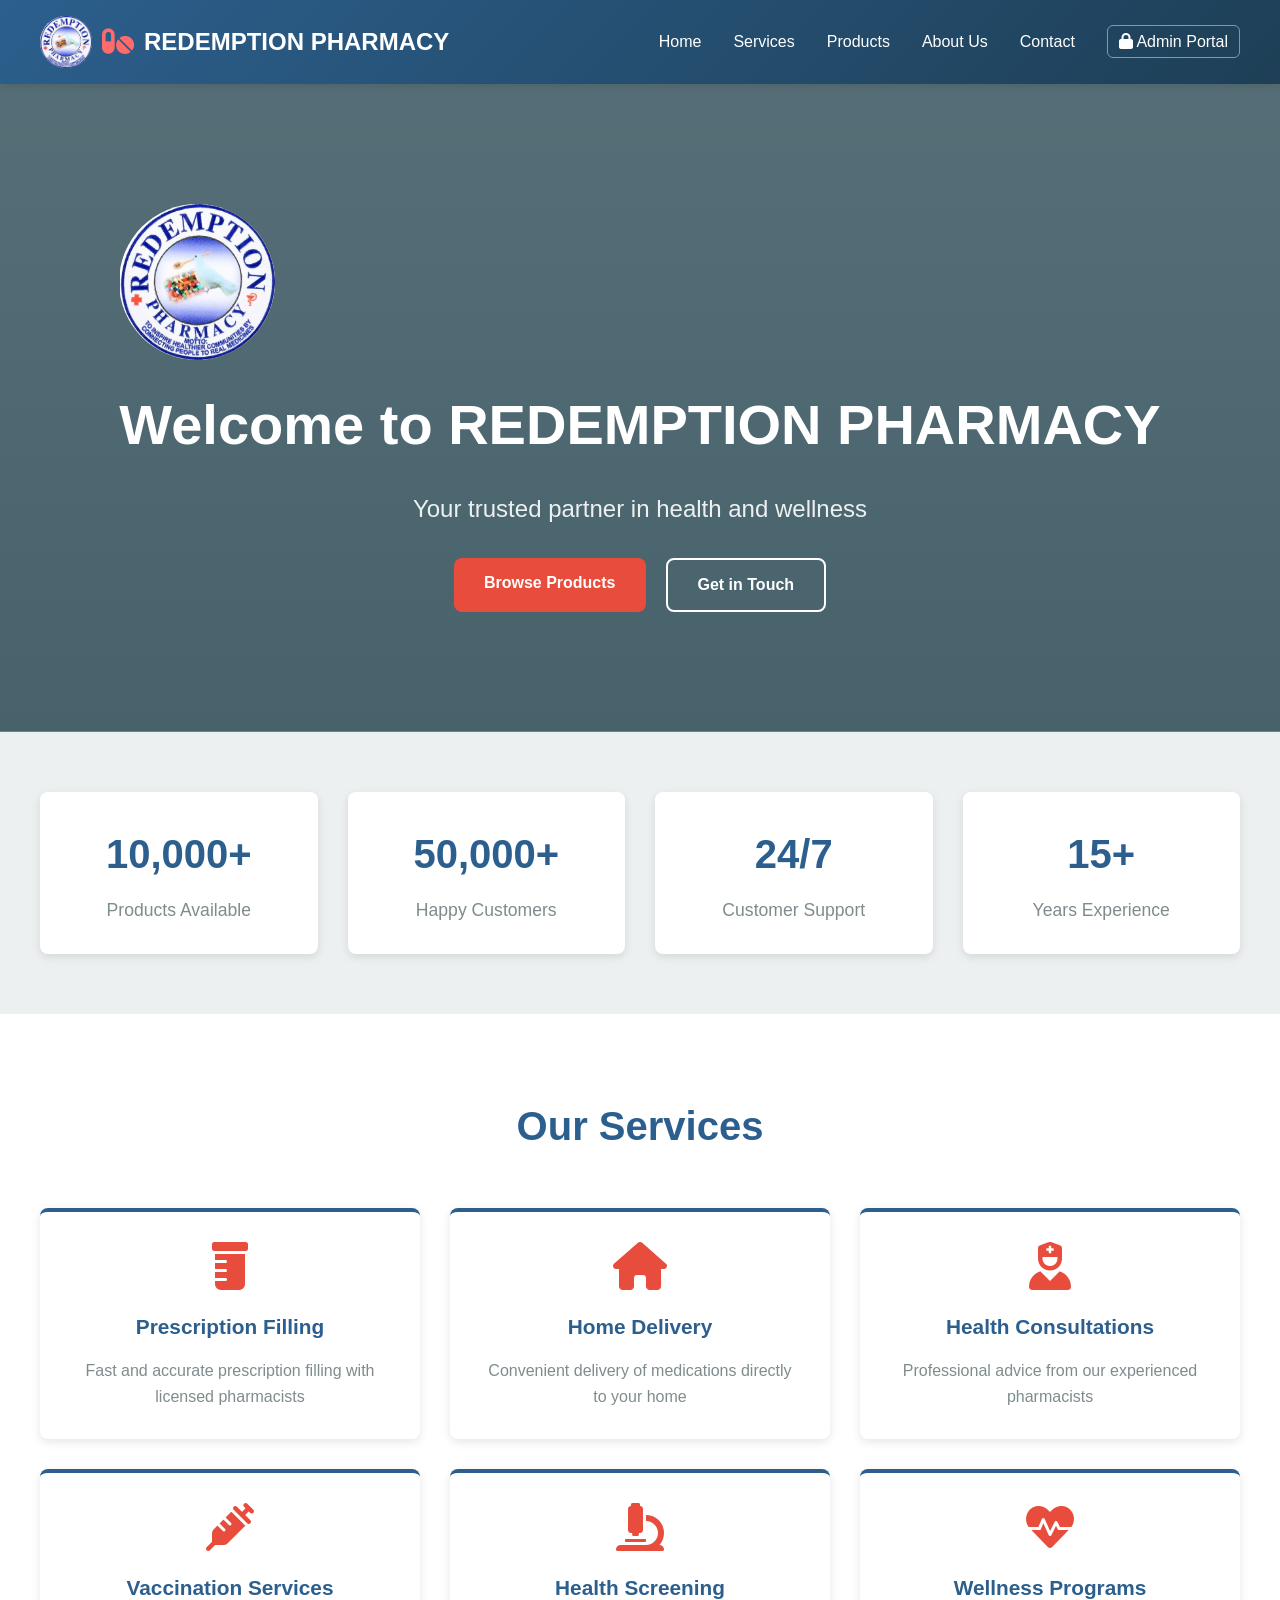
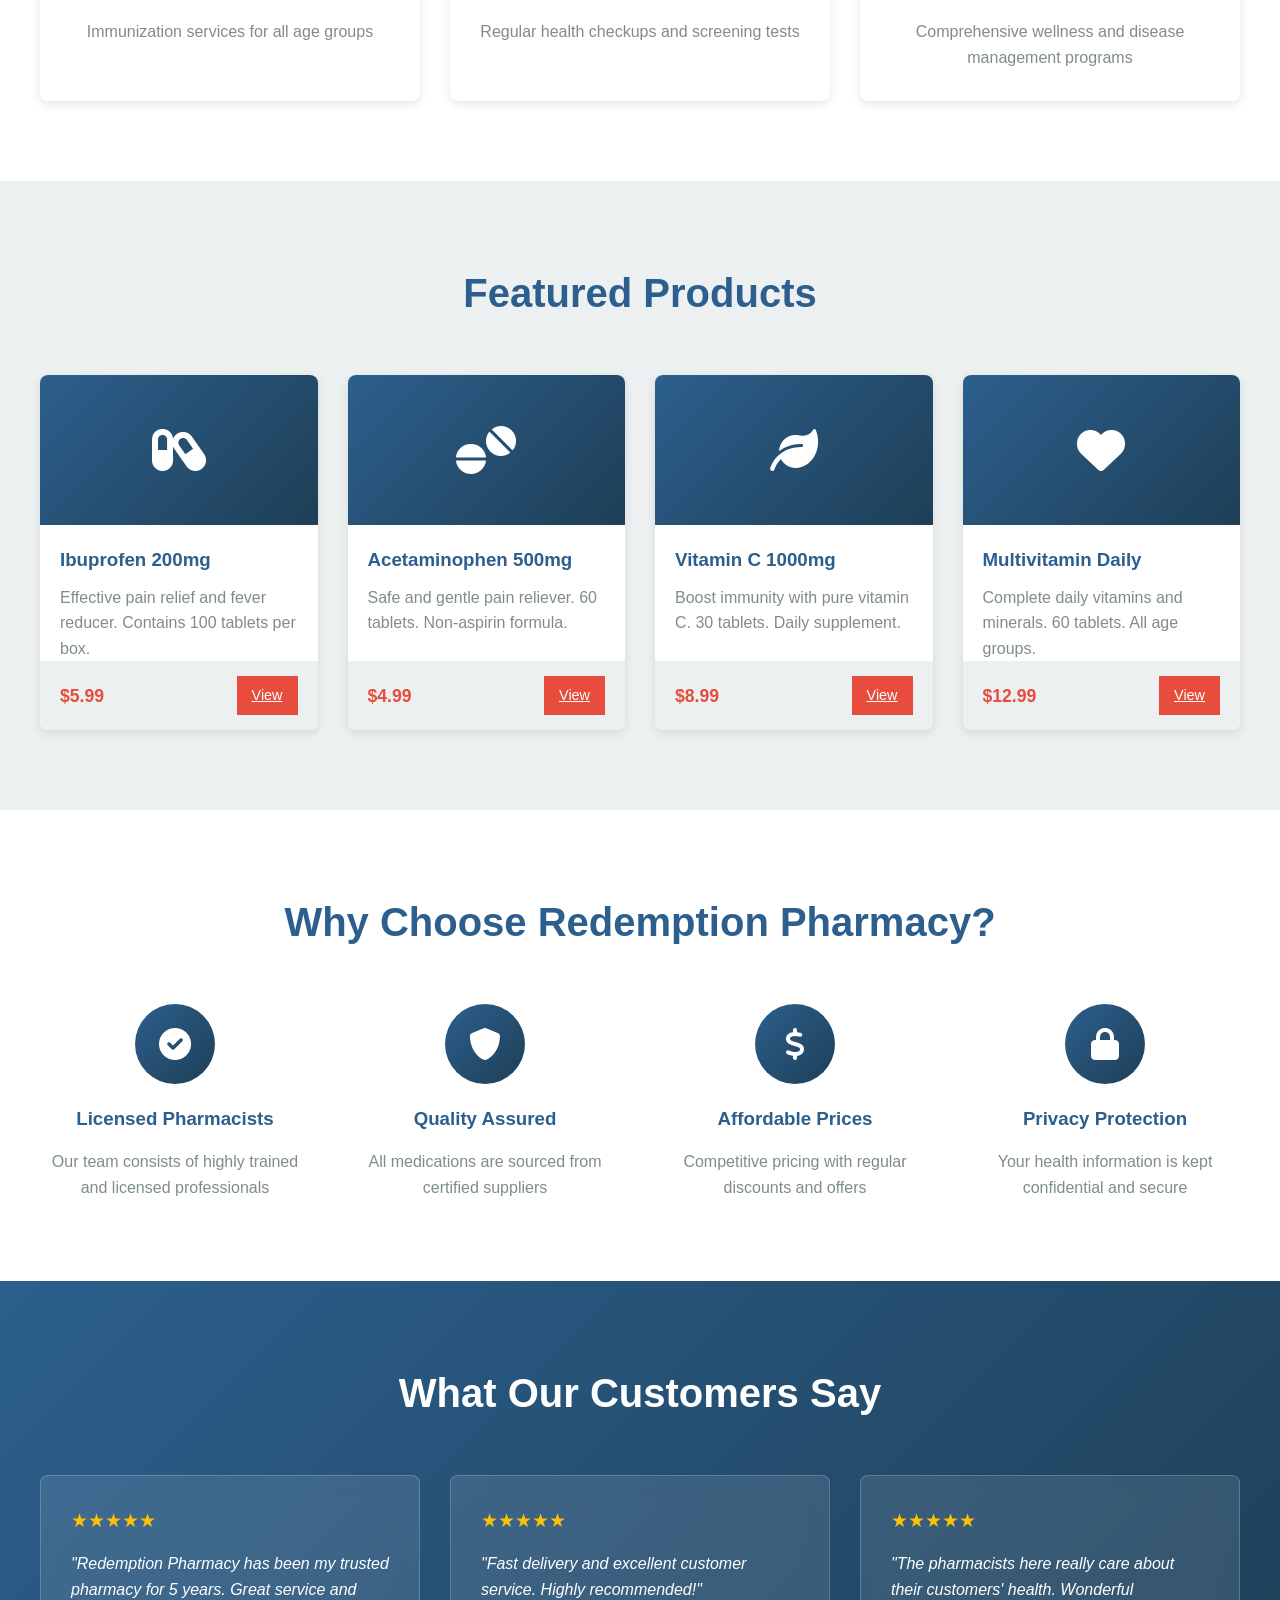
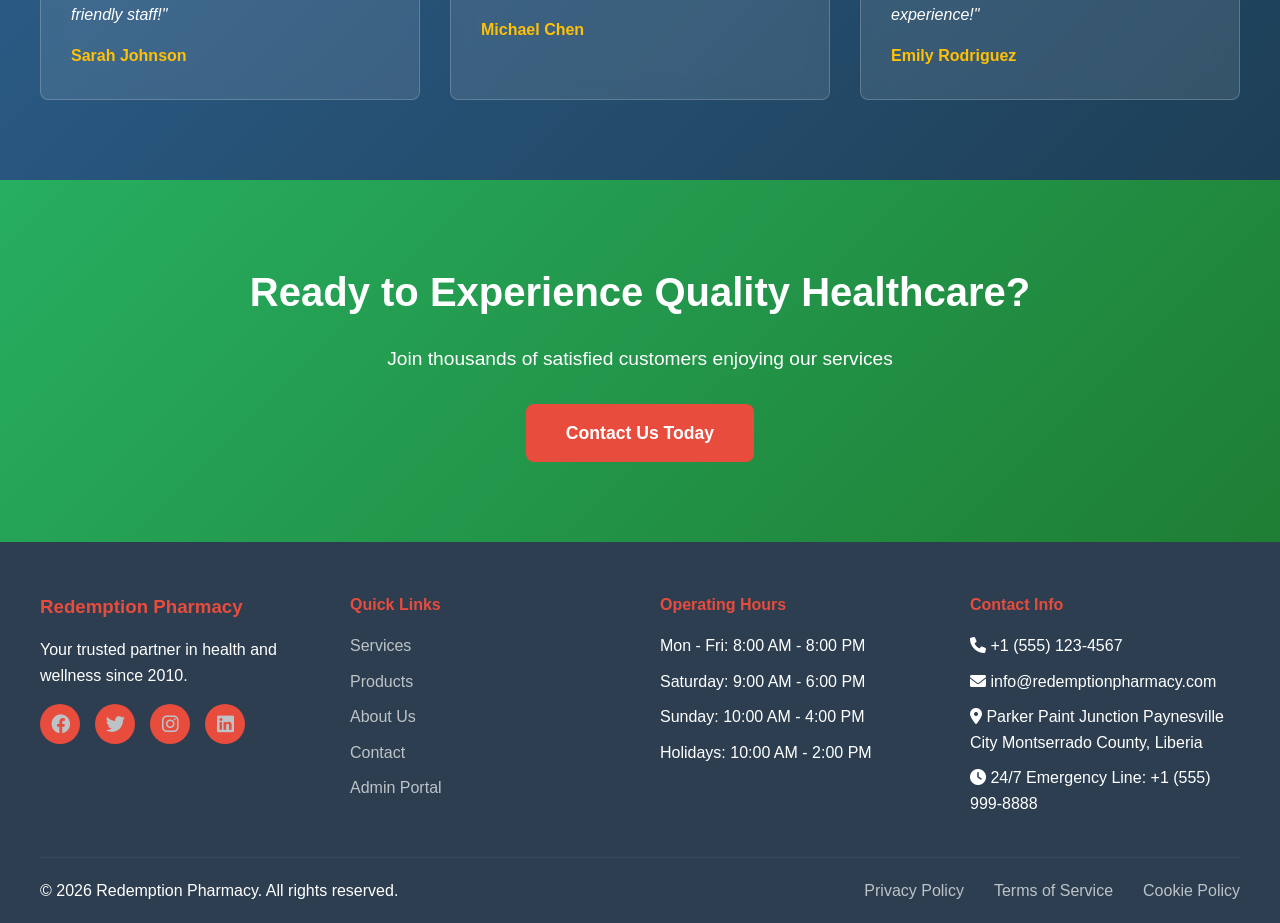
<file: index.html>
<!DOCTYPE html>
<html lang="en">
<head>
    <meta charset="UTF-8">
    <meta name="viewport" content="width=device-width, initial-scale=1.0">
    <title>Redemption Pharmacy - Your Health, Our Priority</title>
    <link rel="stylesheet" href="styles.css">
    <link rel="stylesheet" href="https://cdnjs.cloudflare.com/ajax/libs/font-awesome/6.0.0/css/all.min.css">
</head> 
<body>
    <!-- Navigation Bar -->
    <nav class="navbar">
        <div class="container">
            <div class="navbar-brand">
                <img src="./Redemption Logo.png" alt="Redemption Logo" class="logo">
                 <i class="fas fa-pills"></i>
                <span class="brand-name">REDEMPTION PHARMACY</span>
            </div>
            <ul class="nav-links">
                <li><a href="#home">Home</a></li>
                <li><a href="services.html">Services</a></li>
                <li><a href="products.html">Products</a></li>
                <li><a href="about.html">About Us</a></li>
                <li><a href="contact.html">Contact</a></li>
                <li><a class="admin-access-link" href="admin-login.html"><i class="fas fa-lock"></i> Admin Portal</a></li>
            </ul>
            <div class="hamburger">
                <span></span>
                <span></span>
                <span></span>
            </div>
        </div>
    </nav>

    <!-- Hero Section -->
    <section class="hero" id="home">
        <div class="hero-content">
            <img src="./Redemption Logo.png" alt="MediCare Logo" class="logo">
            <h1>Welcome to REDEMPTION PHARMACY</h1>
            <p>Your trusted partner in health and wellness</p>
            <div class="hero-buttons">
                <a href="products.html" class="btn btn-primary">Browse Products</a>
                <a href="contact.html" class="btn btn-secondary">Get in Touch</a>
            </div>
        </div>
    </section>

    <!-- Quick Stats -->
    <section class="stats">
        <div class="container">
            <div class="stat-card">
                <h3>10,000+</h3>
                <p>Products Available</p>
            </div>
            <div class="stat-card">
                <h3>50,000+</h3>
                <p>Happy Customers</p>
            </div>
            <div class="stat-card">
                <h3>24/7</h3>
                <p>Customer Support</p>
            </div>
            <div class="stat-card">
                <h3>15+</h3>
                <p>Years Experience</p>
            </div>
        </div>
    </section>

    <!-- Featured Services -->
    <section class="featured-services">
        <div class="container">
            <h2>Our Services</h2>
            <div class="services-grid">
                <div class="service-card">
                    <i class="fas fa-prescription-bottle"></i>
                    <h3>Prescription Filling</h3>
                    <p>Fast and accurate prescription filling with licensed pharmacists</p>
                </div>
                <div class="service-card">
                    <i class="fas fa-home"></i>
                    <h3>Home Delivery</h3>
                    <p>Convenient delivery of medications directly to your home</p>
                </div>
                <div class="service-card">
                    <i class="fas fa-user-nurse"></i>
                    <h3>Health Consultations</h3>
                    <p>Professional advice from our experienced pharmacists</p>
                </div>
                <div class="service-card">
                    <i class="fas fa-syringe"></i>
                    <h3>Vaccination Services</h3>
                    <p>Immunization services for all age groups</p>
                </div>
                <div class="service-card">
                    <i class="fas fa-microscope"></i>
                    <h3>Health Screening</h3>
                    <p>Regular health checkups and screening tests</p>
                </div>
                <div class="service-card">
                    <i class="fas fa-heartbeat"></i>
                    <h3>Wellness Programs</h3>
                    <p>Comprehensive wellness and disease management programs</p>
                </div>
            </div>
        </div>
    </section>

    <!-- Featured Products -->
    <section class="featured-products">
        <div class="container">
            <h2>Featured Products</h2>
            <div class="products-grid" data-featured-product-list></div>
        </div>
    </section>

    <!-- Why Choose Us -->
    <section class="why-choose-us">
        <div class="container">
            <h2>Why Choose Redemption Pharmacy?</h2>
            <div class="reasons-grid">
                <div class="reason">
                    <div class="reason-icon">
                        <i class="fas fa-check-circle"></i>
                    </div>
                    <h3>Licensed Pharmacists</h3>
                    <p>Our team consists of highly trained and licensed professionals</p>
                </div>
                <div class="reason">
                    <div class="reason-icon">
                        <i class="fas fa-shield-alt"></i>
                    </div>
                    <h3>Quality Assured</h3>
                    <p>All medications are sourced from certified suppliers</p>
                </div>
                <div class="reason">
                    <div class="reason-icon">
                        <i class="fas fa-dollar-sign"></i>
                    </div>
                    <h3>Affordable Prices</h3>
                    <p>Competitive pricing with regular discounts and offers</p>
                </div>
                <div class="reason">
                    <div class="reason-icon">
                        <i class="fas fa-lock"></i>
                    </div>
                    <h3>Privacy Protection</h3>
                    <p>Your health information is kept confidential and secure</p>
                </div>
            </div>
        </div>
    </section>

    <!-- Testimonials -->
    <section class="testimonials">
        <div class="container">
            <h2>What Our Customers Say</h2>
            <div class="testimonials-grid">
                <div class="testimonial">
                    <div class="stars">★★★★★</div>
                    <p>"Redemption Pharmacy has been my trusted pharmacy for 5 years. Great service and friendly staff!"</p>
                    <h4>Sarah Johnson</h4>
                </div>
                <div class="testimonial">
                    <div class="stars">★★★★★</div>
                    <p>"Fast delivery and excellent customer service. Highly recommended!"</p>
                    <h4>Michael Chen</h4>
                </div>
                <div class="testimonial">
                    <div class="stars">★★★★★</div>
                    <p>"The pharmacists here really care about their customers' health. Wonderful experience!"</p>
                    <h4>Emily Rodriguez</h4>
                </div>
            </div>
        </div>
    </section>

    <!-- Call to Action -->
    <section class="cta">
        <div class="container">
            <h2>Ready to Experience Quality Healthcare?</h2>
            <p>Join thousands of satisfied customers enjoying our services</p>
            <a href="contact.html" class="btn btn-primary btn-large">Contact Us Today</a>
        </div>
    </section>

    <!-- Footer -->
    <footer class="footer">
        <div class="container">
            <div class="footer-content">
                <div class="footer-section">
                    <h3>Redemption Pharmacy</h3>
                    <p>Your trusted partner in health and wellness since 2010.</p>
                    <div class="social-links">
                        <a href="#"><i class="fab fa-facebook"></i></a>
                        <a href="#"><i class="fab fa-twitter"></i></a>
                        <a href="#"><i class="fab fa-instagram"></i></a>
                        <a href="#"><i class="fab fa-linkedin"></i></a>
                    </div>
                </div>
                <div class="footer-section">
                    <h4>Quick Links</h4>
                    <ul>
                        <li><a href="services.html">Services</a></li>
                        <li><a href="products.html">Products</a></li>
                        <li><a href="about.html">About Us</a></li>
                        <li><a href="contact.html">Contact</a></li>
                        <li><a href="admin-login.html">Admin Portal</a></li>
                    </ul>
                </div>
                <div class="footer-section">
                    <h4>Operating Hours</h4>
                    <ul>
                        <li>Mon - Fri: 8:00 AM - 8:00 PM</li>
                        <li>Saturday: 9:00 AM - 6:00 PM</li>
                        <li>Sunday: 10:00 AM - 4:00 PM</li>
                        <li>Holidays: 10:00 AM - 2:00 PM</li>
                    </ul>
                </div>
                <div class="footer-section">
                    <h4>Contact Info</h4>
                    <ul>
                        <li><i class="fas fa-phone"></i> +1 (555) 123-4567</li>
                        <li><i class="fas fa-envelope"></i> info@redemptionpharmacy.com</li>
                        <li><i class="fas fa-map-marker-alt"></i> Parker Paint Junction Paynesville City Montserrado County, Liberia</li>
                        <li><i class="fas fa-clock"></i> 24/7 Emergency Line: +1 (555) 999-8888</li>
                    </ul>
                </div>
            </div>
            <div class="footer-bottom">
                <p>&copy; 2026 Redemption Pharmacy. All rights reserved.</p>
                <ul>
                    <li><a href="#">Privacy Policy</a></li>
                    <li><a href="#">Terms of Service</a></li>
                    <li><a href="#">Cookie Policy</a></li>
                </ul>
            </div>
        </div>
    </footer>

    <script src="categories-data.js"></script>
    <script src="products-data.js"></script>
    <script src="script.js"></script>
</body>
</html>
</file>
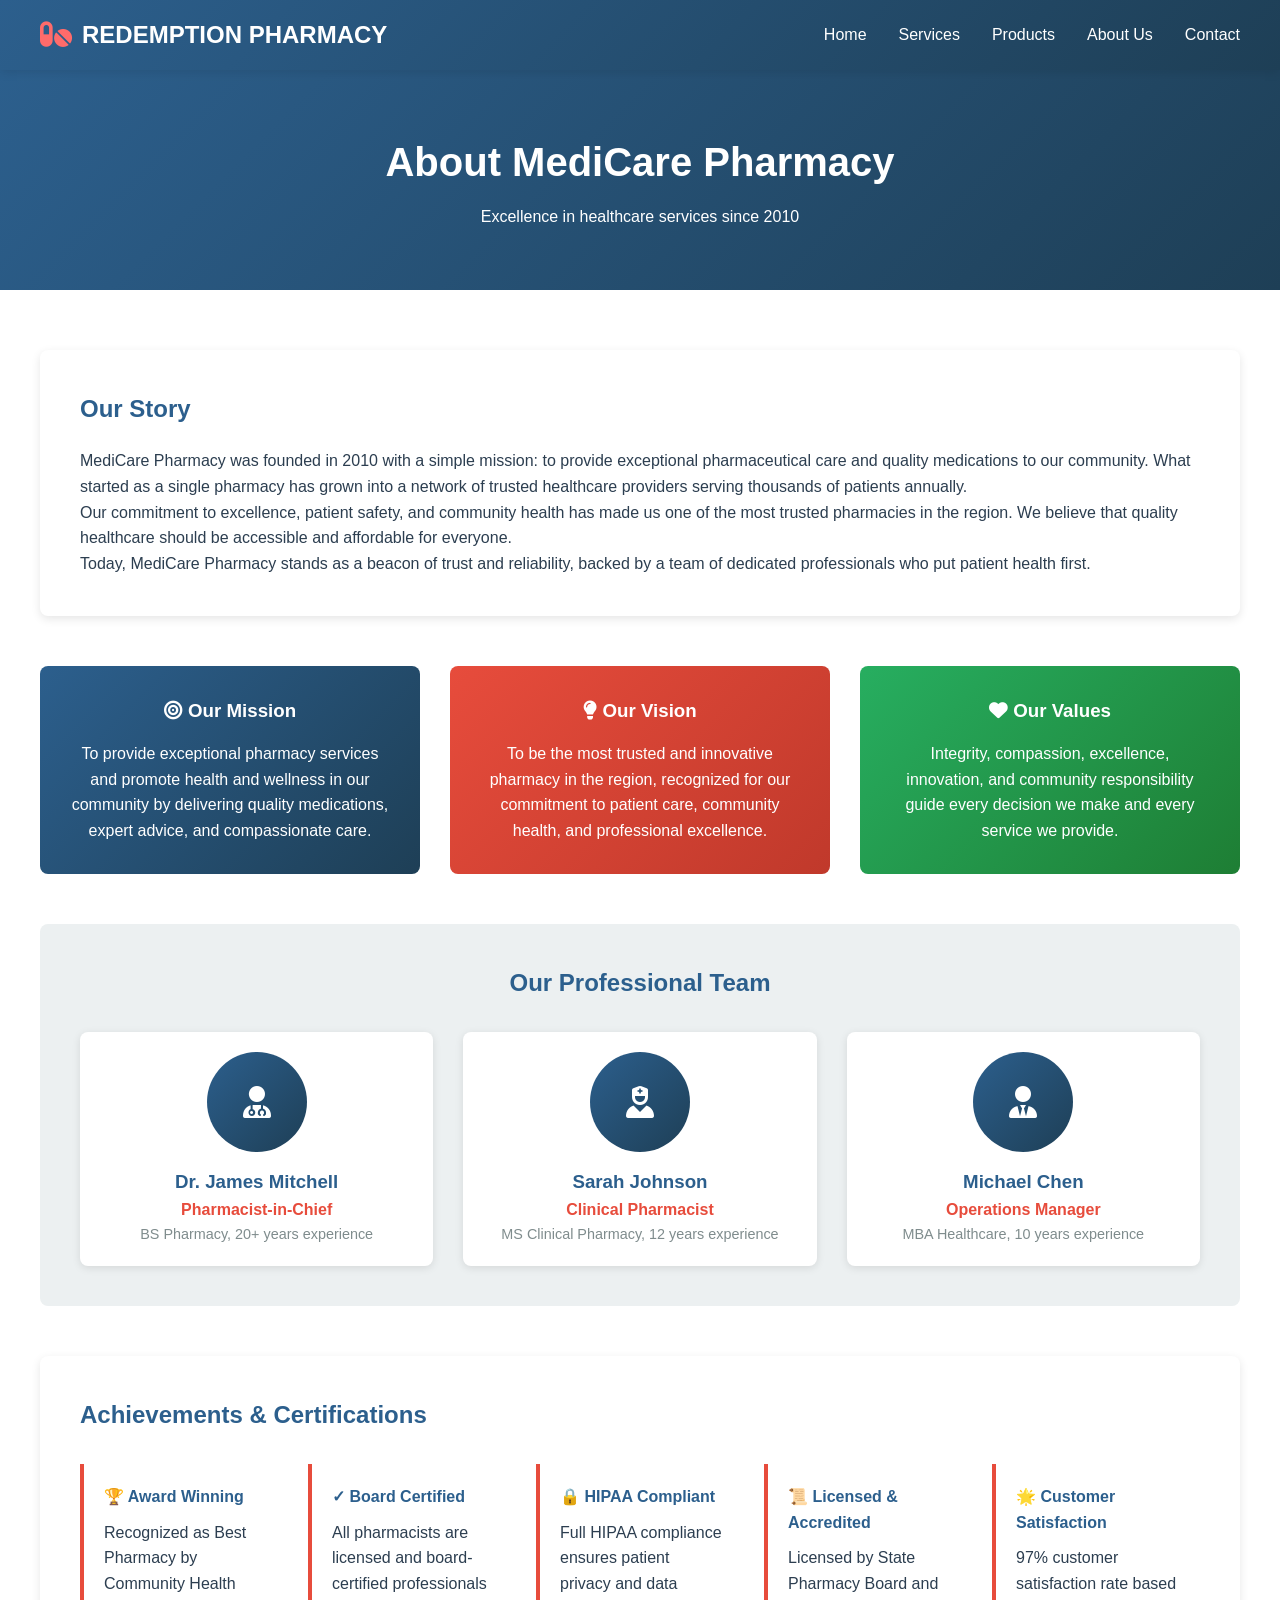
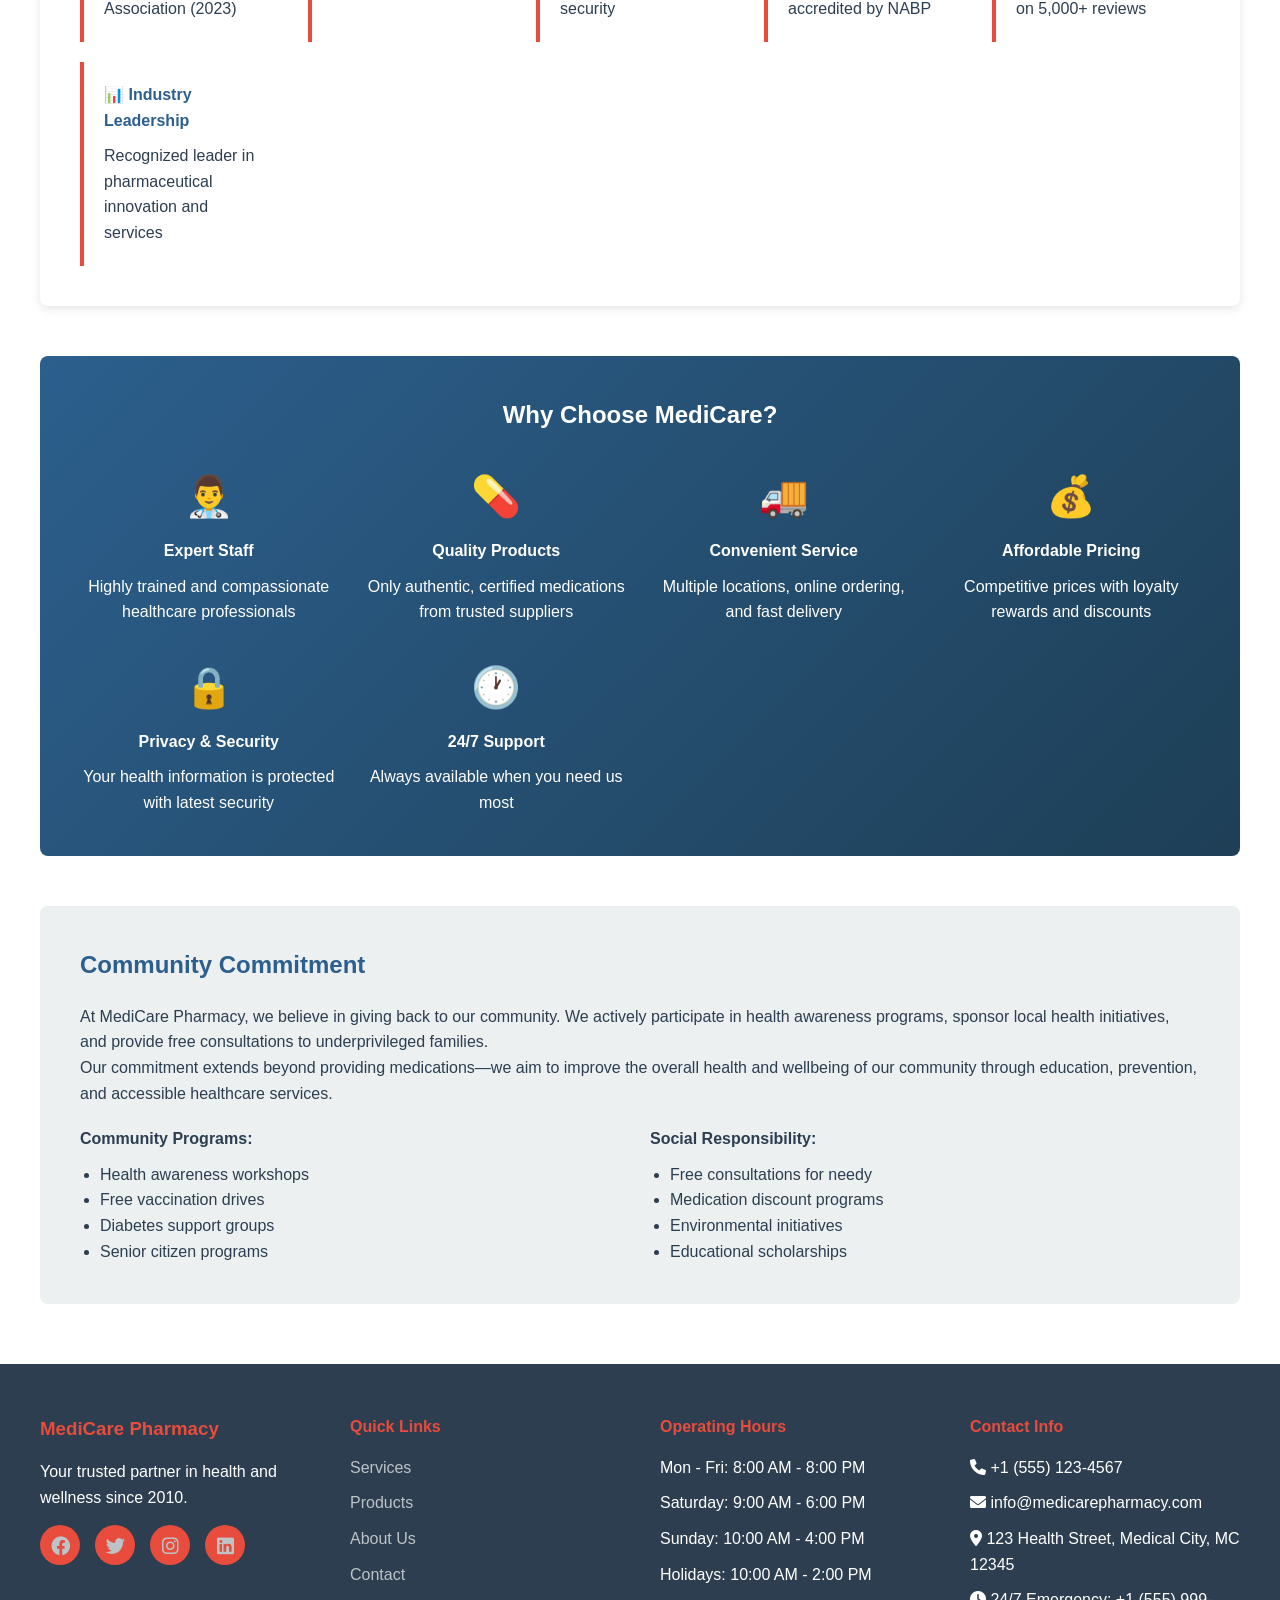
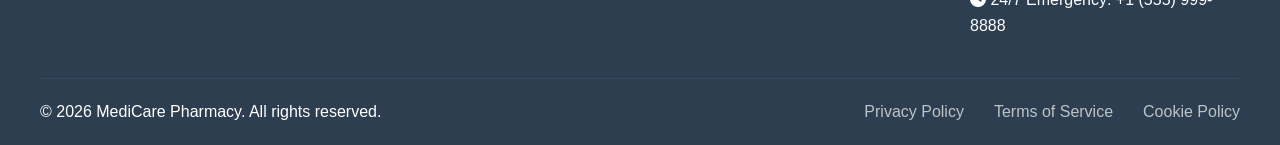
<file: about.html>
<!DOCTYPE html>
<html lang="en">
<head>
    <meta charset="UTF-8">
    <meta name="viewport" content="width=device-width, initial-scale=1.0">
    <title>About Us - REDEMPTION PHARMACY</title>
    <link rel="stylesheet" href="styles.css">
    <link rel="stylesheet" href="https://cdnjs.cloudflare.com/ajax/libs/font-awesome/6.0.0/css/all.min.css">
</head>
<body data-about-page>
    <!-- Navigation Bar -->
    <nav class="navbar">
        <div class="container">
            <div class="navbar-brand">
                <i class="fas fa-pills"></i>
                <span class="brand-name">REDEMPTION PHARMACY</span>
            </div>
            <ul class="nav-links">
                <li><a href="index.html">Home</a></li>
                <li><a href="services.html">Services</a></li>
                <li><a href="products.html">Products</a></li>
                <li><a href="about.html">About Us</a></li>
                <li><a href="contact.html">Contact</a></li>
            </ul>
            <div class="hamburger">
                <span></span>
                <span></span>
                <span></span>
            </div>
        </div>
    </nav>

    <!-- Page Header -->
    <div class="page-header">
        <h1 data-about="pageTitle">About MediCare Pharmacy</h1>
        <p data-about="pageSubtitle">Excellence in healthcare services since 2010</p>
    </div>

    <!-- About Content -->
    <div class="page-content">
        <div class="container">
            <!-- Our Story -->
            <div style="background: white; padding: 40px; border-radius: 8px; box-shadow: 0 3px 10px rgba(0,0,0,0.1); margin-bottom: 50px;">
                <h2 data-about="storyTitle" style="color: #2c5f8d; margin-bottom: 20px;">Our Story</h2>
                <div data-about="story">
                <p style="line-height: 1.8; color: #555; margin-bottom: 15px;">
                    MediCare Pharmacy was founded in 2010 with a simple mission: to provide exceptional pharmaceutical care and quality medications to our community. What started as a single pharmacy has grown into a network of trusted healthcare providers serving thousands of patients annually.
                </p>
                <p style="line-height: 1.8; color: #555; margin-bottom: 15px;">
                    Our commitment to excellence, patient safety, and community health has made us one of the most trusted pharmacies in the region. We believe that quality healthcare should be accessible and affordable for everyone.
                </p>
                <p style="line-height: 1.8; color: #555;">
                    Today, MediCare Pharmacy stands as a beacon of trust and reliability, backed by a team of dedicated professionals who put patient health first.
                </p>
                </div>
            </div>

            <!-- Mission, Vision, Values -->
            <div style="display: grid; grid-template-columns: repeat(auto-fit, minmax(300px, 1fr)); gap: 30px; margin-bottom: 50px;">
                <div style="background: linear-gradient(135deg, #2c5f8d 0%, #1e3f56 100%); color: white; padding: 30px; border-radius: 8px; text-align: center;">
                    <h3 style="margin-bottom: 15px;"><i class="fas fa-bullseye"></i> Our Mission</h3>
                    <p data-about="mission">To provide exceptional pharmacy services and promote health and wellness in our community by delivering quality medications, expert advice, and compassionate care.</p>
                </div>
                <div style="background: linear-gradient(135deg, #e74c3c 0%, #c0392b 100%); color: white; padding: 30px; border-radius: 8px; text-align: center;">
                    <h3 style="margin-bottom: 15px;"><i class="fas fa-lightbulb"></i> Our Vision</h3>
                    <p data-about="vision">To be the most trusted and innovative pharmacy in the region, recognized for our commitment to patient care, community health, and professional excellence.</p>
                </div>
                <div style="background: linear-gradient(135deg, #27ae60 0%, #1e7e34 100%); color: white; padding: 30px; border-radius: 8px; text-align: center;">
                    <h3 style="margin-bottom: 15px;"><i class="fas fa-heart"></i> Our Values</h3>
                    <p data-about="values">Integrity, compassion, excellence, innovation, and community responsibility guide every decision we make and every service we provide.</p>
                </div>
            </div>

            <!-- Team -->
            <div style="background: #ecf0f1; padding: 40px; border-radius: 8px; margin-bottom: 50px;">
                <h2 style="color: #2c5f8d; margin-bottom: 30px; text-align: center;">Our Professional Team</h2>
                <div data-about="team" style="display: grid; grid-template-columns: repeat(auto-fit, minmax(280px, 1fr)); gap: 30px;">
                    <div style="background: white; padding: 20px; border-radius: 8px; text-align: center; box-shadow: 0 2px 8px rgba(0,0,0,0.1);">
                        <div style="width: 100px; height: 100px; background: linear-gradient(135deg, #2c5f8d, #1e3f56); border-radius: 50%; margin: 0 auto 15px; display: flex; align-items: center; justify-content: center; color: white; font-size: 2rem;">
                            <i class="fas fa-user-md"></i>
                        </div>
                        <h3 style="color: #2c5f8d;">Dr. James Mitchell</h3>
                        <p style="color: #e74c3c; font-weight: 600;">Pharmacist-in-Chief</p>
                        <p style="color: #7f8c8d; font-size: 0.9rem;">BS Pharmacy, 20+ years experience</p>
                    </div>
                    <div style="background: white; padding: 20px; border-radius: 8px; text-align: center; box-shadow: 0 2px 8px rgba(0,0,0,0.1);">
                        <div style="width: 100px; height: 100px; background: linear-gradient(135deg, #2c5f8d, #1e3f56); border-radius: 50%; margin: 0 auto 15px; display: flex; align-items: center; justify-content: center; color: white; font-size: 2rem;">
                            <i class="fas fa-user-nurse"></i>
                        </div>
                        <h3 style="color: #2c5f8d;">Sarah Johnson</h3>
                        <p style="color: #e74c3c; font-weight: 600;">Clinical Pharmacist</p>
                        <p style="color: #7f8c8d; font-size: 0.9rem;">MS Clinical Pharmacy, 12 years experience</p>
                    </div>
                    <div style="background: white; padding: 20px; border-radius: 8px; text-align: center; box-shadow: 0 2px 8px rgba(0,0,0,0.1);">
                        <div style="width: 100px; height: 100px; background: linear-gradient(135deg, #2c5f8d, #1e3f56); border-radius: 50%; margin: 0 auto 15px; display: flex; align-items: center; justify-content: center; color: white; font-size: 2rem;">
                            <i class="fas fa-user-tie"></i>
                        </div>
                        <h3 style="color: #2c5f8d;">Michael Chen</h3>
                        <p style="color: #e74c3c; font-weight: 600;">Operations Manager</p>
                        <p style="color: #7f8c8d; font-size: 0.9rem;">MBA Healthcare, 10 years experience</p>
                    </div>
                </div>
            </div>

            <!-- Our Achievements -->
            <div style="background: white; padding: 40px; border-radius: 8px; box-shadow: 0 3px 10px rgba(0,0,0,0.1); margin-bottom: 50px;">
                <h2 style="color: #2c5f8d; margin-bottom: 30px;">Achievements & Certifications</h2>
                <div style="display: grid; grid-template-columns: repeat(auto-fit, minmax(200px, 1fr)); gap: 20px;">
                    <div style="padding: 20px; border-left: 4px solid #e74c3c;">
                        <h4 style="color: #2c5f8d; margin-bottom: 10px;">🏆 Award Winning</h4>
                        <p>Recognized as Best Pharmacy by Community Health Association (2023)</p>
                    </div>
                    <div style="padding: 20px; border-left: 4px solid #e74c3c;">
                        <h4 style="color: #2c5f8d; margin-bottom: 10px;">✓ Board Certified</h4>
                        <p>All pharmacists are licensed and board-certified professionals</p>
                    </div>
                    <div style="padding: 20px; border-left: 4px solid #e74c3c;">
                        <h4 style="color: #2c5f8d; margin-bottom: 10px;">🔒 HIPAA Compliant</h4>
                        <p>Full HIPAA compliance ensures patient privacy and data security</p>
                    </div>
                    <div style="padding: 20px; border-left: 4px solid #e74c3c;">
                        <h4 style="color: #2c5f8d; margin-bottom: 10px;">📜 Licensed & Accredited</h4>
                        <p>Licensed by State Pharmacy Board and accredited by NABP</p>
                    </div>
                    <div style="padding: 20px; border-left: 4px solid #e74c3c;">
                        <h4 style="color: #2c5f8d; margin-bottom: 10px;">🌟 Customer Satisfaction</h4>
                        <p>97% customer satisfaction rate based on 5,000+ reviews</p>
                    </div>
                    <div style="padding: 20px; border-left: 4px solid #e74c3c;">
                        <h4 style="color: #2c5f8d; margin-bottom: 10px;">📊 Industry Leadership</h4>
                        <p>Recognized leader in pharmaceutical innovation and services</p>
                    </div>
                </div>
            </div>

            <!-- Why Choose Us -->
            <div style="background: linear-gradient(135deg, #2c5f8d 0%, #1e3f56 100%); color: white; padding: 40px; border-radius: 8px; margin-bottom: 50px;">
                <h2 style="margin-bottom: 30px; text-align: center;">Why Choose MediCare?</h2>
                <div style="display: grid; grid-template-columns: repeat(auto-fit, minmax(250px, 1fr)); gap: 30px;">
                    <div style="text-align: center;">
                        <div style="font-size: 2.5rem; margin-bottom: 10px;">👨‍⚕️</div>
                        <h4 style="margin-bottom: 10px;">Expert Staff</h4>
                        <p>Highly trained and compassionate healthcare professionals</p>
                    </div>
                    <div style="text-align: center;">
                        <div style="font-size: 2.5rem; margin-bottom: 10px;">💊</div>
                        <h4 style="margin-bottom: 10px;">Quality Products</h4>
                        <p>Only authentic, certified medications from trusted suppliers</p>
                    </div>
                    <div style="text-align: center;">
                        <div style="font-size: 2.5rem; margin-bottom: 10px;">🚚</div>
                        <h4 style="margin-bottom: 10px;">Convenient Service</h4>
                        <p>Multiple locations, online ordering, and fast delivery</p>
                    </div>
                    <div style="text-align: center;">
                        <div style="font-size: 2.5rem; margin-bottom: 10px;">💰</div>
                        <h4 style="margin-bottom: 10px;">Affordable Pricing</h4>
                        <p>Competitive prices with loyalty rewards and discounts</p>
                    </div>
                    <div style="text-align: center;">
                        <div style="font-size: 2.5rem; margin-bottom: 10px;">🔒</div>
                        <h4 style="margin-bottom: 10px;">Privacy & Security</h4>
                        <p>Your health information is protected with latest security</p>
                    </div>
                    <div style="text-align: center;">
                        <div style="font-size: 2.5rem; margin-bottom: 10px;">🕐</div>
                        <h4 style="margin-bottom: 10px;">24/7 Support</h4>
                        <p>Always available when you need us most</p>
                    </div>
                </div>
            </div>

            <!-- Community Commitment -->
            <div style="background: #ecf0f1; padding: 40px; border-radius: 8px;">
                <h2 data-about="communityTitle" style="color: #2c5f8d; margin-bottom: 20px;">Community Commitment</h2>
                <div data-about="community">
                <p style="line-height: 1.8; color: #555; margin-bottom: 15px;">
                    At MediCare Pharmacy, we believe in giving back to our community. We actively participate in health awareness programs, sponsor local health initiatives, and provide free consultations to underprivileged families.
                </p>
                <p style="line-height: 1.8; color: #555; margin-bottom: 15px;">
                    Our commitment extends beyond providing medications—we aim to improve the overall health and wellbeing of our community through education, prevention, and accessible healthcare services.
                </p>
                </div>
                <div style="display: grid; grid-template-columns: repeat(auto-fit, minmax(200px, 1fr)); gap: 20px; margin-top: 20px;">
                    <div>
                        <strong>Community Programs:</strong>
                        <ul style="margin-top: 10px; padding-left: 20px;">
                            <li>Health awareness workshops</li>
                            <li>Free vaccination drives</li>
                            <li>Diabetes support groups</li>
                            <li>Senior citizen programs</li>
                        </ul>
                    </div>
                    <div>
                        <strong>Social Responsibility:</strong>
                        <ul style="margin-top: 10px; padding-left: 20px;">
                            <li>Free consultations for needy</li>
                            <li>Medication discount programs</li>
                            <li>Environmental initiatives</li>
                            <li>Educational scholarships</li>
                        </ul>
                    </div>
                </div>
            </div>
        </div>
    </div>

    <!-- Footer -->
    <footer class="footer">
        <div class="container">
            <div class="footer-content">
                <div class="footer-section">
                    <h3>MediCare Pharmacy</h3>
                    <p>Your trusted partner in health and wellness since 2010.</p>
                    <div class="social-links">
                        <a href="#"><i class="fab fa-facebook"></i></a>
                        <a href="#"><i class="fab fa-twitter"></i></a>
                        <a href="#"><i class="fab fa-instagram"></i></a>
                        <a href="#"><i class="fab fa-linkedin"></i></a>
                    </div>
                </div>
                <div class="footer-section">
                    <h4>Quick Links</h4>
                    <ul>
                        <li><a href="services.html">Services</a></li>
                        <li><a href="products.html">Products</a></li>
                        <li><a href="about.html">About Us</a></li>
                        <li><a href="contact.html">Contact</a></li>
                    </ul>
                </div>
                <div class="footer-section">
                    <h4>Operating Hours</h4>
                    <ul>
                        <li>Mon - Fri: 8:00 AM - 8:00 PM</li>
                        <li>Saturday: 9:00 AM - 6:00 PM</li>
                        <li>Sunday: 10:00 AM - 4:00 PM</li>
                        <li>Holidays: 10:00 AM - 2:00 PM</li>
                    </ul>
                </div>
                <div class="footer-section">
                    <h4>Contact Info</h4>
                    <ul>
                        <li><i class="fas fa-phone"></i> +1 (555) 123-4567</li>
                        <li><i class="fas fa-envelope"></i> info@medicarepharmacy.com</li>
                        <li><i class="fas fa-map-marker-alt"></i> 123 Health Street, Medical City, MC 12345</li>
                        <li><i class="fas fa-clock"></i> 24/7 Emergency: +1 (555) 999-8888</li>
                    </ul>
                </div>
            </div>
            <div class="footer-bottom">
                <p>&copy; 2026 MediCare Pharmacy. All rights reserved.</p>
                <ul>
                    <li><a href="#">Privacy Policy</a></li>
                    <li><a href="#">Terms of Service</a></li>
                    <li><a href="#">Cookie Policy</a></li>
                </ul>
            </div>
        </div>
    </footer>

    <script src="script.js"></script>
    <script src="about-data.js"></script>
</body>
</html>
</file>
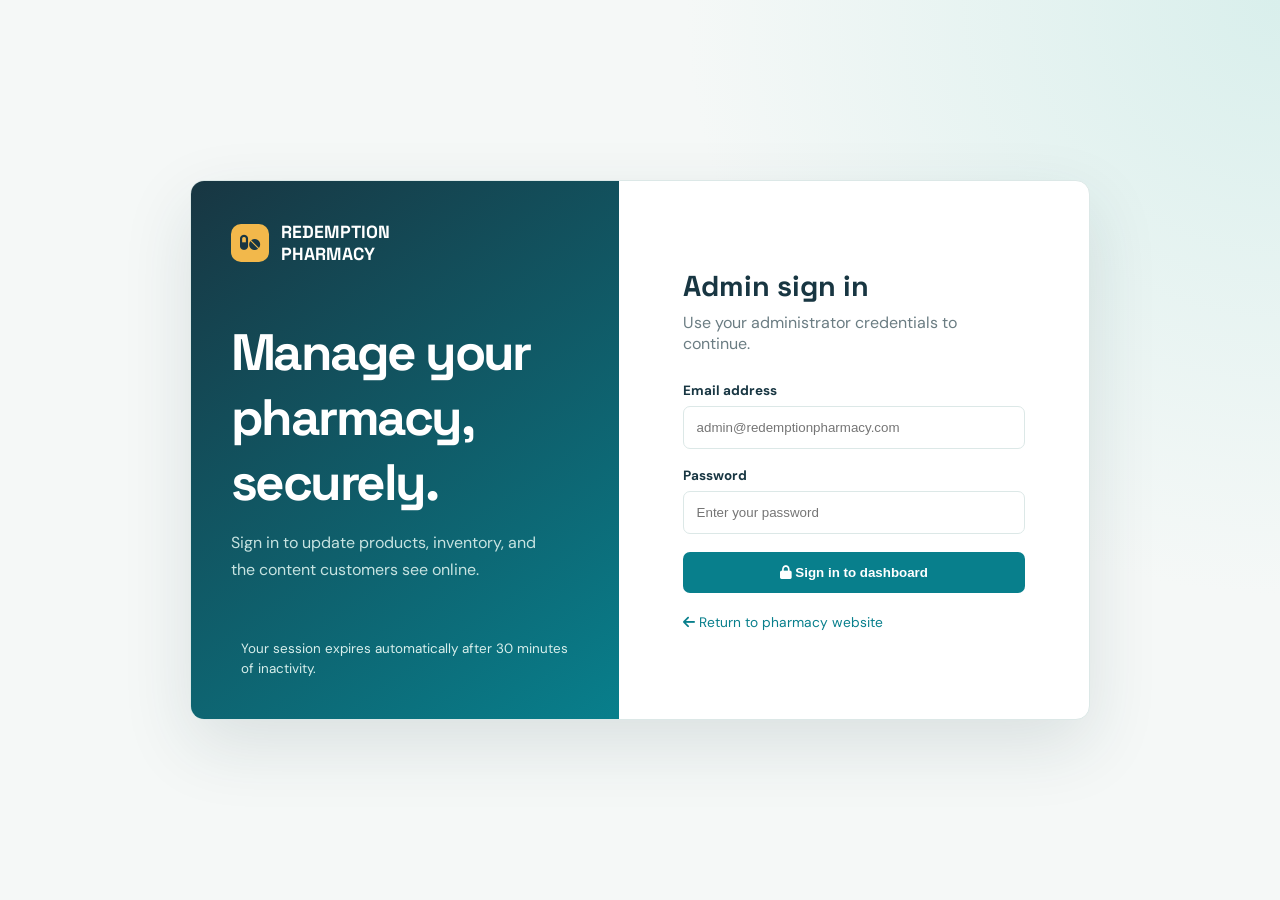
<file: admin-login.html>
<!DOCTYPE html>
<html lang="en">
<head>
    <meta charset="UTF-8">
    <meta name="viewport" content="width=device-width, initial-scale=1.0">
    <title>Admin Sign In | Redemption Pharmacy</title>
    <link rel="stylesheet" href="https://cdnjs.cloudflare.com/ajax/libs/font-awesome/6.0.0/css/all.min.css">
    <link rel="stylesheet" href="admin-login.css">
    <script src="admin-auth.js"></script>
</head>
<body>
    <main class="auth-layout">
        <section class="auth-intro">
            <div class="auth-brand"><i class="fas fa-pills"></i><span>REDEMPTION<br>PHARMACY</span></div>
            <div><h1>Manage your pharmacy, securely.</h1><p>Sign in to update products, inventory, and the content customers see online.</p></div>
            <div class="security-note"><i class="fas fa-shield-halved"></i><span>Your session expires automatically after 30 minutes of inactivity.</span></div>
        </section>
        <section class="auth-form-panel">
            <form class="auth-form" id="adminLoginForm">
                <h2>Admin sign in</h2>
                <p class="subtle">Use your administrator credentials to continue.</p>
                <p class="auth-error" id="adminLoginError" role="alert" hidden></p>
                <div class="form-field"><label for="adminEmail">Email address</label><input id="adminEmail" name="email" type="email" autocomplete="username" placeholder="admin@redemptionpharmacy.com" required></div>
                <div class="form-field"><label for="adminPassword">Password</label><input id="adminPassword" name="password" type="password" autocomplete="current-password" placeholder="Enter your password" required></div>
                <button class="auth-submit" type="submit"><i class="fas fa-lock"></i> Sign in to dashboard</button>
                <a class="back-link" href="index.html"><i class="fas fa-arrow-left"></i> Return to pharmacy website</a>
            </form>
        </section>
    </main>
</body>
</html>
</file>
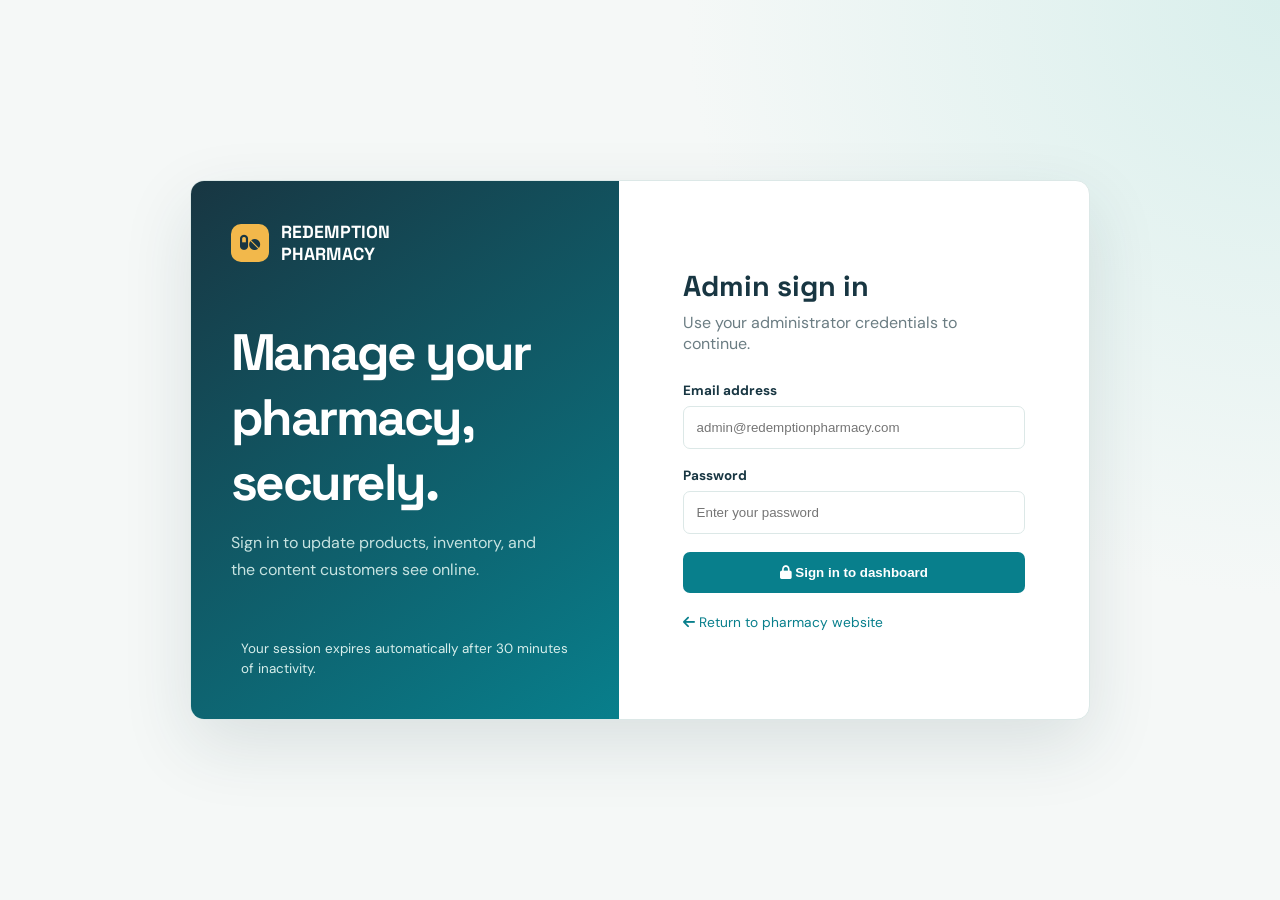
<file: admin.html>
<!DOCTYPE html>
<html lang="en">
<head>
    <meta charset="UTF-8">
    <meta name="viewport" content="width=device-width, initial-scale=1.0">
    <title>Admin Dashboard | Redemption Pharmacy</title>
    <link rel="stylesheet" href="https://cdnjs.cloudflare.com/ajax/libs/font-awesome/6.0.0/css/all.min.css">
    <link rel="stylesheet" href="admin.css">
    <script src="admin-auth.js"></script>
</head>
<body>
    <div class="admin-shell">
        <aside class="admin-sidebar">
            <div class="admin-brand"><i class="fas fa-pills"></i><span>REDEMPTION<br>PHARMACY</span></div>
            <nav class="admin-nav" aria-label="Admin navigation">
                <a class="active" href="admin.html"><i class="fas fa-grid-2"></i> Dashboard</a>
                <a href="#inventory"><i class="fas fa-boxes-stacked"></i> Inventory</a>
                <a href="#orders"><i class="fas fa-receipt"></i> Orders <span class="nav-order-badge" id="navOrderCount">0</span></a>
                <a href="#aboutContent"><i class="fas fa-circle-info"></i> About page</a>
                <a href="products.html"><i class="fas fa-arrow-up-right-from-square"></i> View website</a>
            </nav>
            <p class="sidebar-note">Content changes are saved in this browser and appear on the public Products page immediately.</p>
        </aside>

        <main class="admin-main">
            <header class="admin-topbar">
                <div><p class="eyebrow">Pharmacy operations</p><h1>Good morning, Admin</h1><p class="subtle">Keep your online inventory accurate and ready for customers.</p></div>
                <div class="topbar-actions"><a class="btn secondary" href="index.html"><i class="fas fa-house"></i> Home</a><button class="btn danger" id="adminLogout" type="button"><i class="fas fa-right-from-bracket"></i> Sign out</button></div>
            </header>

            <section class="stats-row" aria-label="Inventory summary">
                <div class="stat-box"><i class="fas fa-box"></i><p>Total products</p><strong id="totalProducts">0</strong></div>
                <div class="stat-box"><i class="fas fa-money-bill-wave"></i><p>Inventory value</p><strong id="inventoryValue">$0.00</strong></div>
                <div class="stat-box"><i class="fas fa-triangle-exclamation"></i><p>Low stock items</p><strong id="lowStock">0</strong></div>
                <div class="stat-box order-stat"><i class="fas fa-receipt"></i><p>Pending orders</p><strong id="pendingOrders">0</strong></div>
            </section>

            <section class="workspace" id="inventory">
                <div class="panel inventory-panel">
                    <div class="panel-heading"><div><p class="eyebrow">Catalog</p><h2>Product inventory</h2></div><div class="search-box"><i class="fas fa-search"></i><input id="searchProducts" type="search" placeholder="Search products" aria-label="Search products"></div></div>
                    <div class="table-wrap"><table><thead><tr><th>Product</th><th>Price</th><th>Stock</th><th>Actions</th></tr></thead><tbody id="productTableBody"></tbody></table></div>
                </div>

                <div class="panel form-panel">
                    <div class="panel-heading"><div><p class="eyebrow">Content editor</p><h2 id="formTitle">Add a product</h2></div><i class="fas fa-pen-to-square subtle"></i></div>
                    <form id="productForm">
                        <input id="editProductId" type="hidden" name="id">
                        <div class="field-grid">
                            <div class="field full"><label for="productName">Product name</label><input id="productName" name="name" type="text" placeholder="e.g. Amoxicillin 500mg" required></div>
                            <div class="field"><label for="productCategory">Category</label><select id="productCategory" name="category" required></select><div class="category-manager"><input id="newCategoryName" type="text" placeholder="New category name" aria-label="New category name"><button class="btn secondary" id="addCategory" type="button"><i class="fas fa-plus"></i> Add category</button></div></div>
                            <div class="field"><label for="productPrice">Price (USD)</label><input id="productPrice" name="price" type="number" min="0" step="0.01" placeholder="0.00" required></div>
                            <div class="field"><label for="productStock">Stock units</label><input id="productStock" name="stock" type="number" min="0" step="1" placeholder="0" required></div>
                            <div class="field"><label for="productIcon">Icon name</label><input id="productIcon" name="icon" type="text" value="fa-pills" placeholder="fa-pills"></div>
                            <div class="field full"><label for="productImage">Product photo</label><input id="productImage" name="imageFile" type="file" accept="image/*"><small class="field-help">Optional. JPG, PNG, WEBP, or GIF up to 2 MB.</small><div class="image-preview" id="imagePreview" hidden><img id="imagePreviewImage" alt="Selected product preview"><button class="remove-image" id="removeImage" type="button">Remove photo</button></div></div>
                            <div class="field full"><label for="productDescription">Description</label><textarea id="productDescription" name="description" placeholder="Short product description" required></textarea></div>
                        </div>
                        <div class="form-actions"><button class="btn secondary" id="cancelEdit" type="button" hidden>Cancel</button><button class="btn" type="submit"><i class="fas fa-plus"></i> Save product</button></div>
                    </form>
                </div>
            </section>

            <section class="panel orders-panel" id="orders">
                <div class="panel-heading"><div><p class="eyebrow">Customer activity</p><h2>Orders module</h2><p class="subtle">Receive, review, and control every customer order from one place.</p></div><div class="order-module-actions"><span class="subtle" id="orderCount">0 orders</span><button class="btn secondary" id="refreshOrders" type="button"><i class="fas fa-rotate"></i> Refresh</button></div></div>
                <div class="orders-list" id="ordersList"></div>
            </section>

            <section class="panel about-content-panel" id="aboutContent">
                <div class="panel-heading"><div><p class="eyebrow">Website content</p><h2>About page editor</h2><p class="subtle">Update the information customers see on the About Us page.</p></div><a class="btn secondary" href="about.html"><i class="fas fa-arrow-up-right-from-square"></i> View page</a></div>
                <form id="aboutForm">
                    <div class="field-grid">
                        <div class="field"><label for="aboutPageTitle">Page title</label><input id="aboutPageTitle" name="pageTitle" required></div>
                        <div class="field"><label for="aboutPageSubtitle">Page subtitle</label><input id="aboutPageSubtitle" name="pageSubtitle" required></div>
                        <div class="field full"><label for="aboutStoryTitle">Story heading</label><input id="aboutStoryTitle" name="storyTitle" required></div>
                        <div class="field full"><label for="aboutStory">Our story</label><textarea id="aboutStory" name="story" rows="6" required></textarea><small class="field-help">Use a blank line between paragraphs.</small></div>
                        <div class="field"><label for="aboutMission">Mission</label><textarea id="aboutMission" name="mission" required></textarea></div>
                        <div class="field"><label for="aboutVision">Vision</label><textarea id="aboutVision" name="vision" required></textarea></div>
                        <div class="field full"><label for="aboutValues">Values</label><textarea id="aboutValues" name="values" required></textarea></div>
                        <div class="field full"><div class="team-editor-heading"><label>Team members</label><button class="btn secondary add-team-member" id="addTeamMember" type="button"><i class="fas fa-user-plus"></i> Add team member</button></div><div class="team-editors" id="teamEditors"></div></div>
                        <div class="field full"><label for="aboutCommunityTitle">Community section heading</label><input id="aboutCommunityTitle" name="communityTitle" required></div>
                        <div class="field full"><label for="aboutCommunity">Community commitment</label><textarea id="aboutCommunity" name="community" rows="5" required></textarea><small class="field-help">Use a blank line between paragraphs.</small></div>
                    </div>
                    <div class="form-actions"><button class="btn" type="submit"><i class="fas fa-save"></i> Save About page</button></div>
                </form>
            </section>
        </main>
    </div>
    <div class="toast" id="toast" role="status"></div>
    <script src="products-data.js"></script>
    <script src="categories-data.js"></script>
    <script src="orders-data.js"></script>
    <script src="about-data.js"></script>
    <script src="admin.js"></script>
</body>
</html>
</file>
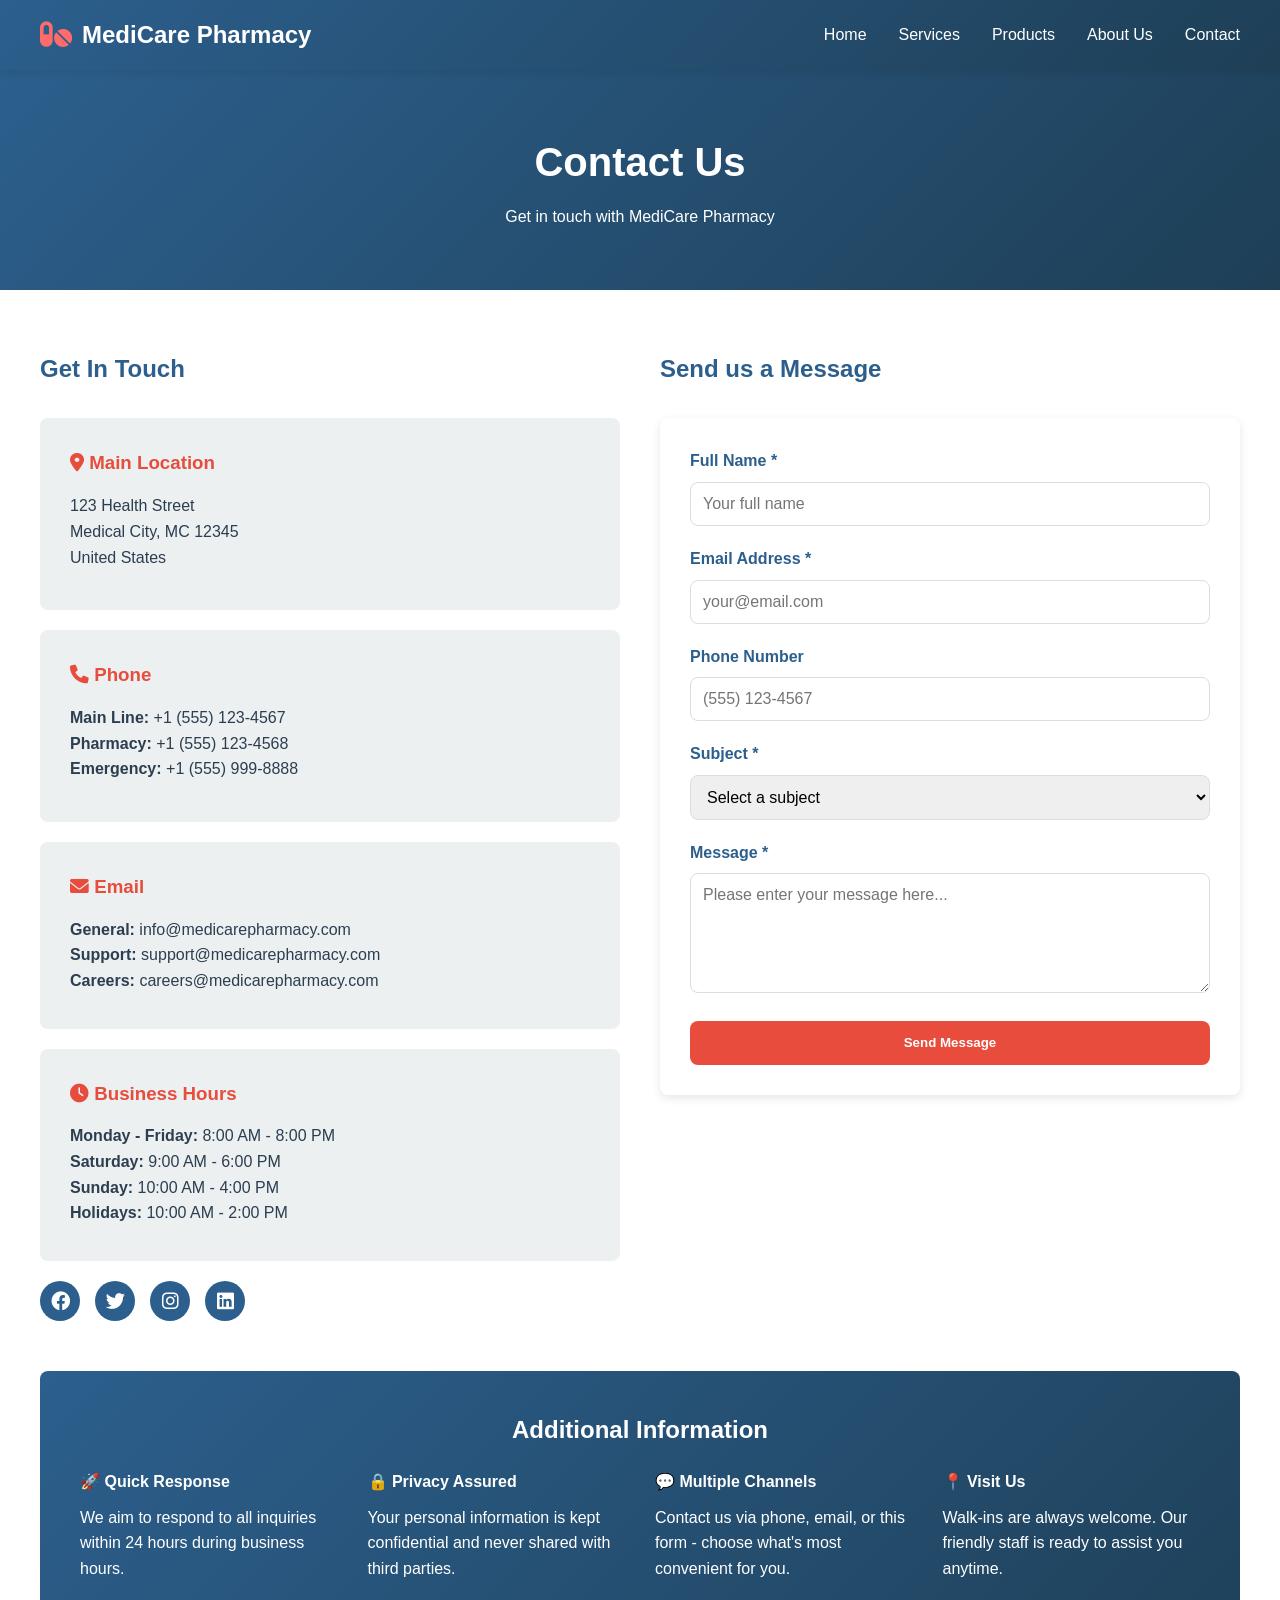
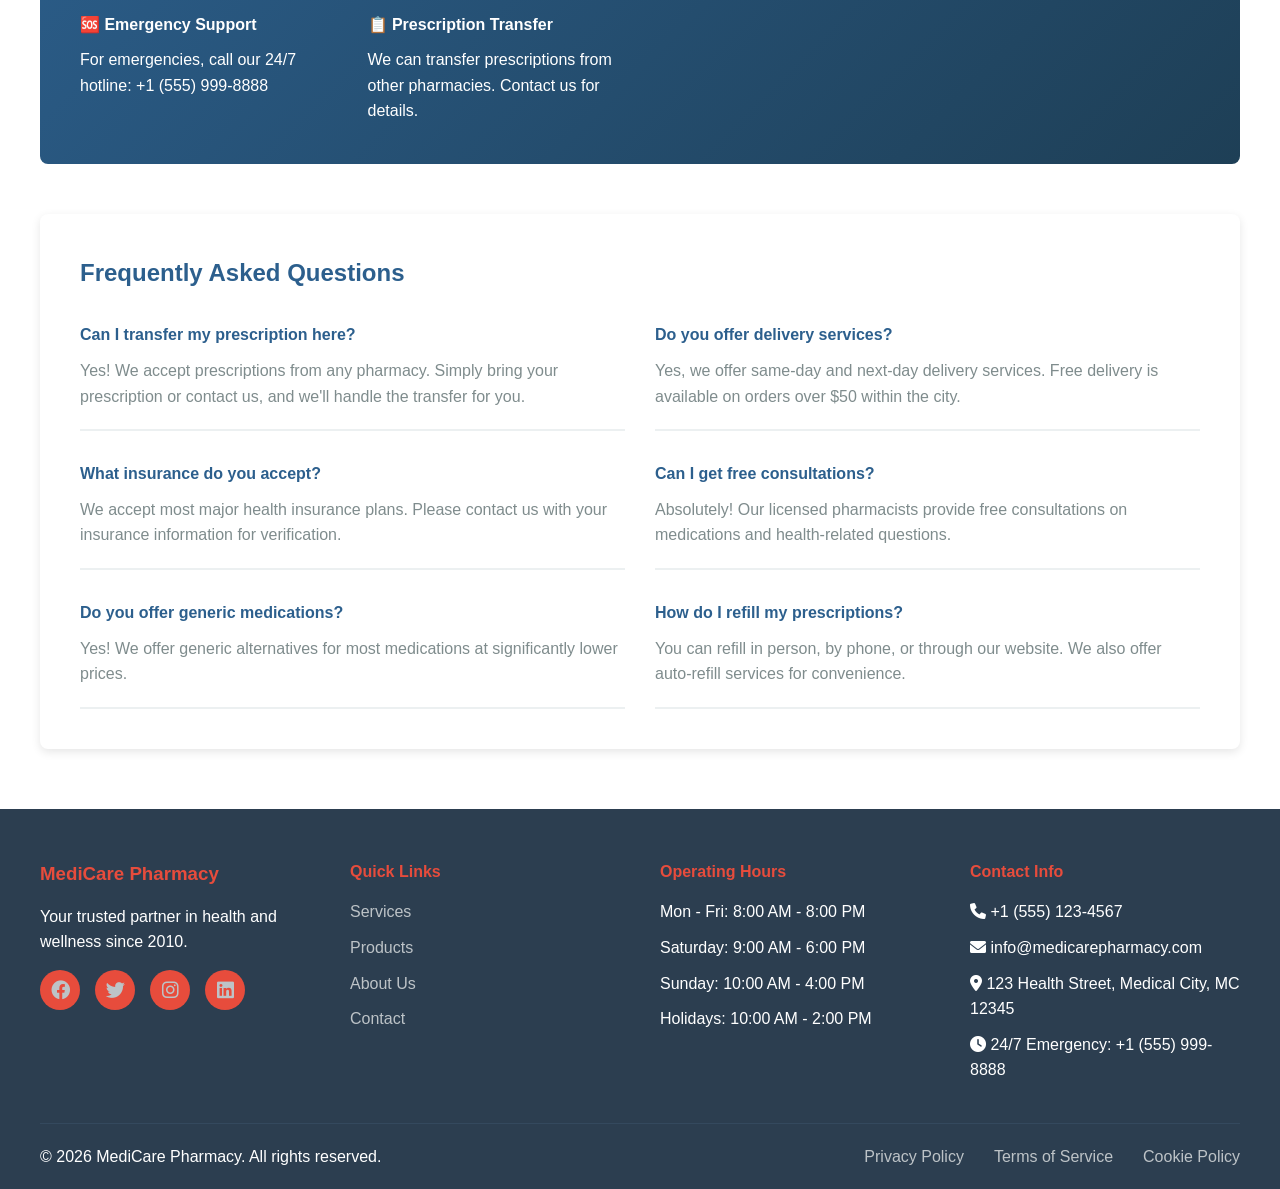
<file: contact.html>
<!DOCTYPE html>
<html lang="en">
<head>
    <meta charset="UTF-8">
    <meta name="viewport" content="width=device-width, initial-scale=1.0">
    <title>Contact Us - MediCare Pharmacy</title>
    <link rel="stylesheet" href="styles.css">
    <link rel="stylesheet" href="https://cdnjs.cloudflare.com/ajax/libs/font-awesome/6.0.0/css/all.min.css">
</head>
<body>
    <!-- Navigation Bar -->
    <nav class="navbar">
        <div class="container">
            <div class="navbar-brand">
                <i class="fas fa-pills"></i>
                <span class="brand-name">MediCare Pharmacy</span>
            </div>
            <ul class="nav-links">
                <li><a href="index.html">Home</a></li>
                <li><a href="services.html">Services</a></li>
                <li><a href="products.html">Products</a></li>
                <li><a href="about.html">About Us</a></li>
                <li><a href="contact.html">Contact</a></li>
            </ul>
            <div class="hamburger">
                <span></span>
                <span></span>
                <span></span>
            </div>
        </div>
    </nav>

    <!-- Page Header -->
    <div class="page-header">
        <h1>Contact Us</h1>
        <p>Get in touch with MediCare Pharmacy</p>
    </div>

    <!-- Contact Content -->
    <div class="page-content">
        <div class="container">
            <div style="display: grid; grid-template-columns: 1fr 1fr; gap: 40px; margin-bottom: 50px;">
                <!-- Contact Information -->
                <div>
                    <h2 style="color: #2c5f8d; margin-bottom: 30px;">Get In Touch</h2>
                    
                    <div style="background: #ecf0f1; padding: 30px; border-radius: 8px; margin-bottom: 20px;">
                        <h3 style="color: #e74c3c; margin-bottom: 15px;">
                            <i class="fas fa-map-marker-alt"></i> Main Location
                        </h3>
                        <p style="margin-bottom: 10px;">
                            123 Health Street<br>
                            Medical City, MC 12345<br>
                            United States
                        </p>
                    </div>

                    <div style="background: #ecf0f1; padding: 30px; border-radius: 8px; margin-bottom: 20px;">
                        <h3 style="color: #e74c3c; margin-bottom: 15px;">
                            <i class="fas fa-phone"></i> Phone
                        </h3>
                        <p style="margin-bottom: 10px;">
                            <strong>Main Line:</strong> +1 (555) 123-4567<br>
                            <strong>Pharmacy:</strong> +1 (555) 123-4568<br>
                            <strong>Emergency:</strong> +1 (555) 999-8888
                        </p>
                    </div>

                    <div style="background: #ecf0f1; padding: 30px; border-radius: 8px; margin-bottom: 20px;">
                        <h3 style="color: #e74c3c; margin-bottom: 15px;">
                            <i class="fas fa-envelope"></i> Email
                        </h3>
                        <p style="margin-bottom: 5px;">
                            <strong>General:</strong> info@medicarepharmacy.com<br>
                            <strong>Support:</strong> support@medicarepharmacy.com<br>
                            <strong>Careers:</strong> careers@medicarepharmacy.com
                        </p>
                    </div>

                    <div style="background: #ecf0f1; padding: 30px; border-radius: 8px; margin-bottom: 20px;">
                        <h3 style="color: #e74c3c; margin-bottom: 15px;">
                            <i class="fas fa-clock"></i> Business Hours
                        </h3>
                        <p style="margin-bottom: 5px;">
                            <strong>Monday - Friday:</strong> 8:00 AM - 8:00 PM<br>
                            <strong>Saturday:</strong> 9:00 AM - 6:00 PM<br>
                            <strong>Sunday:</strong> 10:00 AM - 4:00 PM<br>
                            <strong>Holidays:</strong> 10:00 AM - 2:00 PM
                        </p>
                    </div>

                    <div style="display: flex; gap: 15px; margin-top: 20px;">
                        <a href="#" style="width: 40px; height: 40px; background: #2c5f8d; color: white; border-radius: 50%; display: flex; align-items: center; justify-content: center; text-decoration: none; font-size: 1.2rem;">
                            <i class="fab fa-facebook"></i>
                        </a>
                        <a href="#" style="width: 40px; height: 40px; background: #2c5f8d; color: white; border-radius: 50%; display: flex; align-items: center; justify-content: center; text-decoration: none; font-size: 1.2rem;">
                            <i class="fab fa-twitter"></i>
                        </a>
                        <a href="#" style="width: 40px; height: 40px; background: #2c5f8d; color: white; border-radius: 50%; display: flex; align-items: center; justify-content: center; text-decoration: none; font-size: 1.2rem;">
                            <i class="fab fa-instagram"></i>
                        </a>
                        <a href="#" style="width: 40px; height: 40px; background: #2c5f8d; color: white; border-radius: 50%; display: flex; align-items: center; justify-content: center; text-decoration: none; font-size: 1.2rem;">
                            <i class="fab fa-linkedin"></i>
                        </a>
                    </div>
                </div>

                <!-- Contact Form -->
                <div>
                    <h2 style="color: #2c5f8d; margin-bottom: 30px;">Send us a Message</h2>
                    <form style="background: white; padding: 30px; border-radius: 8px; box-shadow: 0 3px 10px rgba(0,0,0,0.1);">
                        <div class="form-group">
                            <label for="name">Full Name *</label>
                            <input type="text" id="name" name="name" required placeholder="Your full name">
                        </div>

                        <div class="form-group">
                            <label for="email">Email Address *</label>
                            <input type="email" id="email" name="email" required placeholder="your@email.com">
                        </div>

                        <div class="form-group">
                            <label for="phone">Phone Number</label>
                            <input type="tel" id="phone" name="phone" placeholder="(555) 123-4567">
                        </div>

                        <div class="form-group">
                            <label for="subject">Subject *</label>
                            <select id="subject" name="subject" required>
                                <option value="">Select a subject</option>
                                <option value="prescription">Prescription Inquiry</option>
                                <option value="delivery">Delivery Issue</option>
                                <option value="service">Service Question</option>
                                <option value="feedback">Feedback</option>
                                <option value="career">Career Opportunity</option>
                                <option value="other">Other</option>
                            </select>
                        </div>

                        <div class="form-group">
                            <label for="message">Message *</label>
                            <textarea id="message" name="message" required placeholder="Please enter your message here..."></textarea>
                        </div>

                        <button type="submit" class="btn btn-primary" style="width: 100%; cursor: pointer;">
                            Send Message
                        </button>
                    </form>
                </div>
            </div>

            <!-- Map or Additional Info -->
            <div style="background: linear-gradient(135deg, #2c5f8d 0%, #1e3f56 100%); color: white; padding: 40px; border-radius: 8px; margin-bottom: 50px;">
                <h2 style="margin-bottom: 20px; text-align: center;">Additional Information</h2>
                <div style="display: grid; grid-template-columns: repeat(auto-fit, minmax(250px, 1fr)); gap: 30px;">
                    <div>
                        <h4 style="margin-bottom: 10px;">🚀 Quick Response</h4>
                        <p>We aim to respond to all inquiries within 24 hours during business hours.</p>
                    </div>
                    <div>
                        <h4 style="margin-bottom: 10px;">🔒 Privacy Assured</h4>
                        <p>Your personal information is kept confidential and never shared with third parties.</p>
                    </div>
                    <div>
                        <h4 style="margin-bottom: 10px;">💬 Multiple Channels</h4>
                        <p>Contact us via phone, email, or this form - choose what's most convenient for you.</p>
                    </div>
                    <div>
                        <h4 style="margin-bottom: 10px;">📍 Visit Us</h4>
                        <p>Walk-ins are always welcome. Our friendly staff is ready to assist you anytime.</p>
                    </div>
                    <div>
                        <h4 style="margin-bottom: 10px;">🆘 Emergency Support</h4>
                        <p>For emergencies, call our 24/7 hotline: +1 (555) 999-8888</p>
                    </div>
                    <div>
                        <h4 style="margin-bottom: 10px;">📋 Prescription Transfer</h4>
                        <p>We can transfer prescriptions from other pharmacies. Contact us for details.</p>
                    </div>
                </div>
            </div>

            <!-- FAQ Section -->
            <div style="background: white; padding: 40px; border-radius: 8px; box-shadow: 0 3px 10px rgba(0,0,0,0.1);">
                <h2 style="color: #2c5f8d; margin-bottom: 30px;">Frequently Asked Questions</h2>
                <div style="display: grid; grid-template-columns: 1fr 1fr; gap: 30px;">
                    <div style="border-bottom: 2px solid #ecf0f1; padding-bottom: 20px;">
                        <h4 style="color: #2c5f8d; margin-bottom: 10px;">Can I transfer my prescription here?</h4>
                        <p style="color: #7f8c8d;">Yes! We accept prescriptions from any pharmacy. Simply bring your prescription or contact us, and we'll handle the transfer for you.</p>
                    </div>
                    <div style="border-bottom: 2px solid #ecf0f1; padding-bottom: 20px;">
                        <h4 style="color: #2c5f8d; margin-bottom: 10px;">Do you offer delivery services?</h4>
                        <p style="color: #7f8c8d;">Yes, we offer same-day and next-day delivery services. Free delivery is available on orders over $50 within the city.</p>
                    </div>
                    <div style="border-bottom: 2px solid #ecf0f1; padding-bottom: 20px;">
                        <h4 style="color: #2c5f8d; margin-bottom: 10px;">What insurance do you accept?</h4>
                        <p style="color: #7f8c8d;">We accept most major health insurance plans. Please contact us with your insurance information for verification.</p>
                    </div>
                    <div style="border-bottom: 2px solid #ecf0f1; padding-bottom: 20px;">
                        <h4 style="color: #2c5f8d; margin-bottom: 10px;">Can I get free consultations?</h4>
                        <p style="color: #7f8c8d;">Absolutely! Our licensed pharmacists provide free consultations on medications and health-related questions.</p>
                    </div>
                    <div style="border-bottom: 2px solid #ecf0f1; padding-bottom: 20px;">
                        <h4 style="color: #2c5f8d; margin-bottom: 10px;">Do you offer generic medications?</h4>
                        <p style="color: #7f8c8d;">Yes! We offer generic alternatives for most medications at significantly lower prices.</p>
                    </div>
                    <div style="border-bottom: 2px solid #ecf0f1; padding-bottom: 20px;">
                        <h4 style="color: #2c5f8d; margin-bottom: 10px;">How do I refill my prescriptions?</h4>
                        <p style="color: #7f8c8d;">You can refill in person, by phone, or through our website. We also offer auto-refill services for convenience.</p>
                    </div>
                </div>
            </div>
        </div>
    </div>

    <!-- Footer -->
    <footer class="footer">
        <div class="container">
            <div class="footer-content">
                <div class="footer-section">
                    <h3>MediCare Pharmacy</h3>
                    <p>Your trusted partner in health and wellness since 2010.</p>
                    <div class="social-links">
                        <a href="#"><i class="fab fa-facebook"></i></a>
                        <a href="#"><i class="fab fa-twitter"></i></a>
                        <a href="#"><i class="fab fa-instagram"></i></a>
                        <a href="#"><i class="fab fa-linkedin"></i></a>
                    </div>
                </div>
                <div class="footer-section">
                    <h4>Quick Links</h4>
                    <ul>
                        <li><a href="services.html">Services</a></li>
                        <li><a href="products.html">Products</a></li>
                        <li><a href="about.html">About Us</a></li>
                        <li><a href="contact.html">Contact</a></li>
                    </ul>
                </div>
                <div class="footer-section">
                    <h4>Operating Hours</h4>
                    <ul>
                        <li>Mon - Fri: 8:00 AM - 8:00 PM</li>
                        <li>Saturday: 9:00 AM - 6:00 PM</li>
                        <li>Sunday: 10:00 AM - 4:00 PM</li>
                        <li>Holidays: 10:00 AM - 2:00 PM</li>
                    </ul>
                </div>
                <div class="footer-section">
                    <h4>Contact Info</h4>
                    <ul>
                        <li><i class="fas fa-phone"></i> +1 (555) 123-4567</li>
                        <li><i class="fas fa-envelope"></i> info@medicarepharmacy.com</li>
                        <li><i class="fas fa-map-marker-alt"></i> 123 Health Street, Medical City, MC 12345</li>
                        <li><i class="fas fa-clock"></i> 24/7 Emergency: +1 (555) 999-8888</li>
                    </ul>
                </div>
            </div>
            <div class="footer-bottom">
                <p>&copy; 2026 MediCare Pharmacy. All rights reserved.</p>
                <ul>
                    <li><a href="#">Privacy Policy</a></li>
                    <li><a href="#">Terms of Service</a></li>
                    <li><a href="#">Cookie Policy</a></li>
                </ul>
            </div>
        </div>
    </footer>

    <script src="script.js"></script>
</body>
</html>
</file>
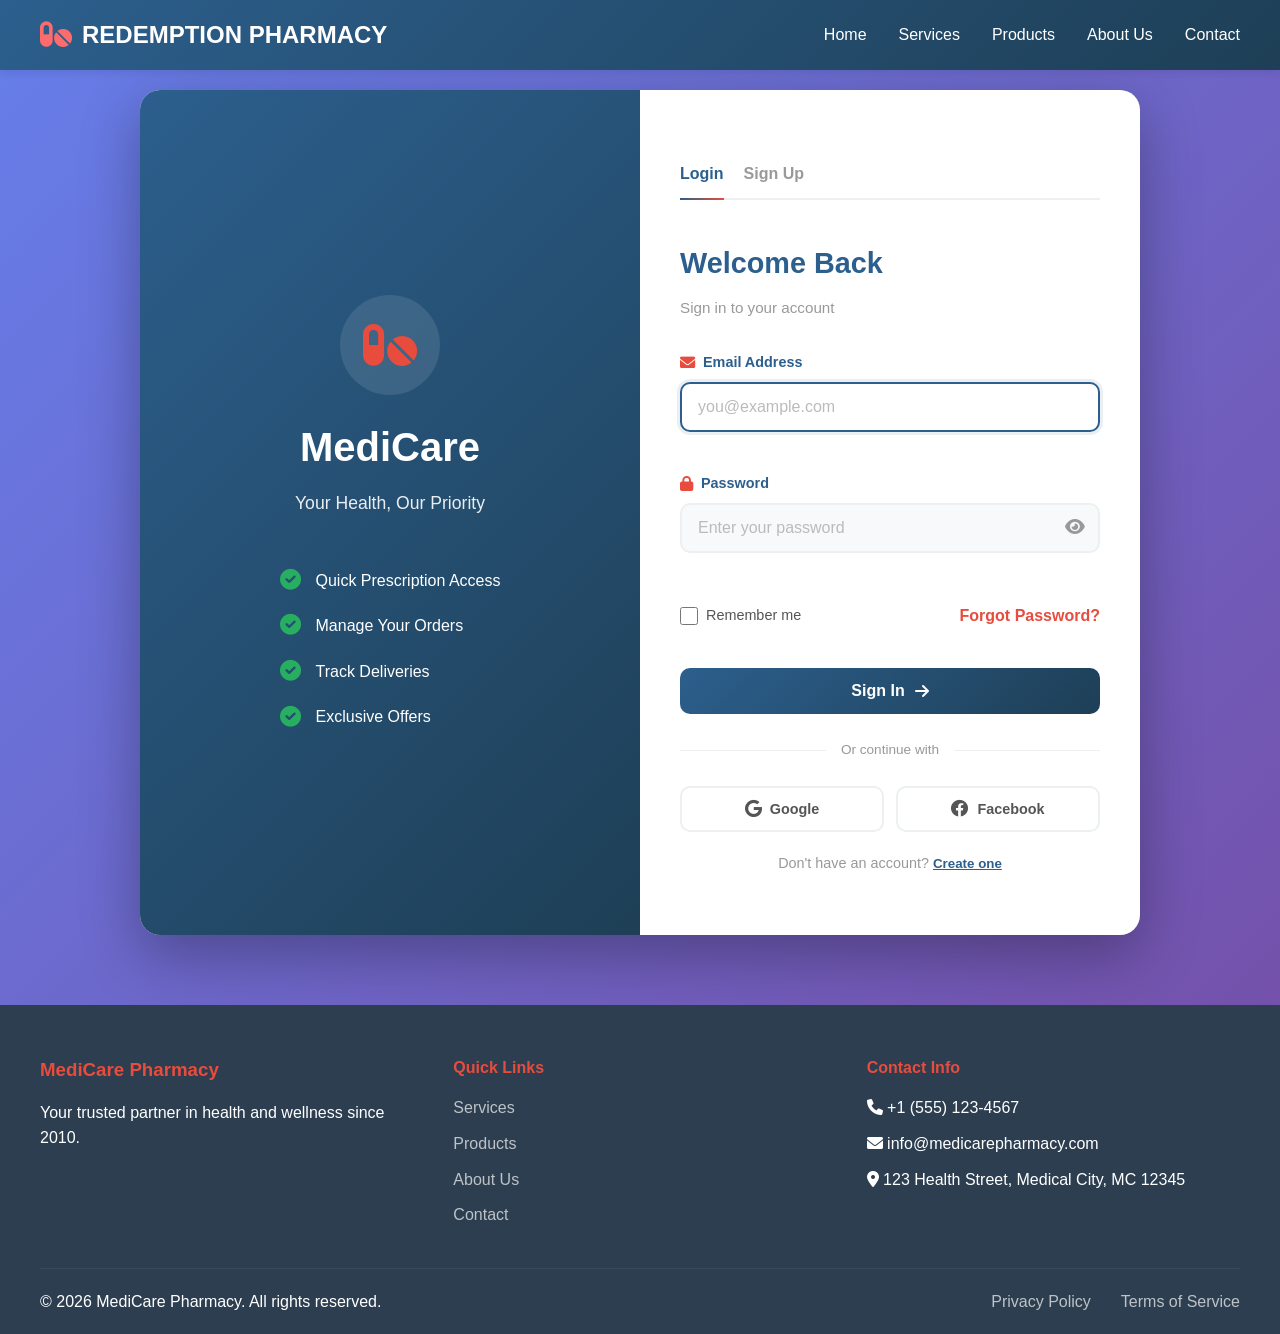
<file: login.html>
<!DOCTYPE html>
<html lang="en">
<head>
    <meta charset="UTF-8">
    <meta name="viewport" content="width=device-width, initial-scale=1.0">
    <title>Login - MediCare Pharmacy</title>
    <link rel="stylesheet" href="styles.css">
    <link rel="stylesheet" href="login.css">
    <link rel="stylesheet" href="https://cdnjs.cloudflare.com/ajax/libs/font-awesome/6.0.0/css/all.min.css">
</head>
<body class="login-body">
    <!-- Navigation Bar -->
    <nav class="navbar">
        <div class="container">
            <div class="navbar-brand">
                <i class="fas fa-pills"></i>
                <span class="brand-name">REDEMPTION PHARMACY</span>
            </div>
            <ul class="nav-links">
                <li><a href="index.html">Home</a></li>
                <li><a href="services.html">Services</a></li>
                <li><a href="products.html">Products</a></li>
                <li><a href="about.html">About Us</a></li>
                <li><a href="contact.html">Contact</a></li>
            </ul>
            <div class="hamburger">
                <span></span>
                <span></span>
                <span></span>
            </div>
        </div>
    </nav>

    <!-- Login Container -->
    <div class="login-container">
        <div class="login-wrapper">
            <!-- Left Panel -->
            <div class="login-left">
                <div class="login-branding">
                    <div class="login-icon">
                        <i class="fas fa-pills"></i>
                    </div>
                    <h1>MediCare</h1>
                    <p>Your Health, Our Priority</p>
                </div>
                <div class="login-info">
                    <div class="info-item">
                        <i class="fas fa-check-circle"></i>
                        <span>Quick Prescription Access</span>
                    </div>
                    <div class="info-item">
                        <i class="fas fa-check-circle"></i>
                        <span>Manage Your Orders</span>
                    </div>
                    <div class="info-item">
                        <i class="fas fa-check-circle"></i>
                        <span>Track Deliveries</span>
                    </div>
                    <div class="info-item">
                        <i class="fas fa-check-circle"></i>
                        <span>Exclusive Offers</span>
                    </div>
                </div>
            </div>

            <!-- Right Panel - Login Form -->
            <div class="login-right">
                <div class="login-form-container">
                    <!-- Tab Navigation -->
                    <div class="login-tabs">
                        <button class="tab-btn active" data-tab="login">Login</button>
                        <button class="tab-btn" data-tab="signup">Sign Up</button>
                    </div>

                    <!-- Login Form -->
                    <div class="tab-content active" id="login-tab">
                        <h2>Welcome Back</h2>
                        <p class="form-subtitle">Sign in to your account</p>

                        <form class="login-form" id="loginForm">
                            <div class="form-group">
                                <label for="email-login">
                                    <i class="fas fa-envelope"></i>
                                    Email Address
                                </label>
                                <input 
                                    type="email" 
                                    id="email-login" 
                                    name="email" 
                                    placeholder="you@example.com"
                                    required
                                >
                                <span class="input-icon"><i class="fas fa-check"></i></span>
                            </div>

                            <div class="form-group">
                                <label for="password-login">
                                    <i class="fas fa-lock"></i>
                                    Password
                                </label>
                                <div class="password-field">
                                    <input 
                                        type="password" 
                                        id="password-login" 
                                        name="password" 
                                        placeholder="Enter your password"
                                        required
                                    >
                                    <button type="button" class="toggle-password" onclick="togglePassword('password-login')">
                                        <i class="fas fa-eye"></i>
                                    </button>
                                </div>
                                <span class="input-icon"><i class="fas fa-check"></i></span>
                            </div>

                            <div class="form-options">
                                <label class="remember-me">
                                    <input type="checkbox" name="remember">
                                    <span>Remember me</span>
                                </label>
                                <a href="#" class="forgot-password">Forgot Password?</a>
                            </div>

                            <button type="submit" class="login-btn">
                                <span>Sign In</span>
                                <i class="fas fa-arrow-right"></i>
                            </button>
                        </form>

                        <!-- Divider -->
                        <div class="divider">
                            <span>Or continue with</span>
                        </div>

                        <!-- Social Login -->
                        <div class="social-login">
                            <button class="social-btn google-btn" title="Login with Google">
                                <i class="fab fa-google"></i>
                                <span>Google</span>
                            </button>
                            <button class="social-btn facebook-btn" title="Login with Facebook">
                                <i class="fab fa-facebook"></i>
                                <span>Facebook</span>
                            </button>
                        </div>

                        <!-- Sign Up Link -->
                        <p class="form-footer">
                            Don't have an account? 
                            <button class="switch-tab" data-tab="signup">Create one</button>
                        </p>
                    </div>

                    <!-- Sign Up Form -->
                    <div class="tab-content" id="signup-tab">
                        <h2>Create Account</h2>
                        <p class="form-subtitle">Join us for better healthcare</p>

                        <form class="login-form" id="signupForm">
                            <div class="form-group">
                                <label for="name-signup">
                                    <i class="fas fa-user"></i>
                                    Full Name
                                </label>
                                <input 
                                    type="text" 
                                    id="name-signup" 
                                    name="name" 
                                    placeholder="Your full name"
                                    required
                                >
                                <span class="input-icon"><i class="fas fa-check"></i></span>
                            </div>

                            <div class="form-group">
                                <label for="email-signup">
                                    <i class="fas fa-envelope"></i>
                                    Email Address
                                </label>
                                <input 
                                    type="email" 
                                    id="email-signup" 
                                    name="email" 
                                    placeholder="you@example.com"
                                    required
                                >
                                <span class="input-icon"><i class="fas fa-check"></i></span>
                            </div>

                            <div class="form-group">
                                <label for="password-signup">
                                    <i class="fas fa-lock"></i>
                                    Password
                                </label>
                                <div class="password-field">
                                    <input 
                                        type="password" 
                                        id="password-signup" 
                                        name="password" 
                                        placeholder="Create a strong password"
                                        required
                                    >
                                    <button type="button" class="toggle-password" onclick="togglePassword('password-signup')">
                                        <i class="fas fa-eye"></i>
                                    </button>
                                </div>
                                <span class="input-icon"><i class="fas fa-check"></i></span>
                            </div>

                            <div class="form-group">
                                <label for="confirm-password">
                                    <i class="fas fa-lock"></i>
                                    Confirm Password
                                </label>
                                <div class="password-field">
                                    <input 
                                        type="password" 
                                        id="confirm-password" 
                                        name="confirm-password" 
                                        placeholder="Confirm your password"
                                        required
                                    >
                                    <button type="button" class="toggle-password" onclick="togglePassword('confirm-password')">
                                        <i class="fas fa-eye"></i>
                                    </button>
                                </div>
                                <span class="input-icon"><i class="fas fa-check"></i></span>
                            </div>

                            <div class="form-options">
                                <label class="agree-terms">
                                    <input type="checkbox" name="terms" required>
                                    <span>I agree to the <a href="#">Terms & Conditions</a></span>
                                </label>
                            </div>

                            <button type="submit" class="login-btn signup-btn">
                                <span>Create Account</span>
                                <i class="fas fa-arrow-right"></i>
                            </button>
                        </form>

                        <!-- Sign In Link -->
                        <p class="form-footer">
                            Already have an account? 
                            <button class="switch-tab" data-tab="login">Sign in</button>
                        </p>
                    </div>
                </div>
            </div>
        </div>
    </div>

    <!-- Footer -->
    <footer class="footer" style="margin-top: 50px;">
        <div class="container">
            <div class="footer-content">
                <div class="footer-section">
                    <h3>MediCare Pharmacy</h3>
                    <p>Your trusted partner in health and wellness since 2010.</p>
                </div>
                <div class="footer-section">
                    <h4>Quick Links</h4>
                    <ul>
                        <li><a href="services.html">Services</a></li>
                        <li><a href="products.html">Products</a></li>
                        <li><a href="about.html">About Us</a></li>
                        <li><a href="contact.html">Contact</a></li>
                    </ul>
                </div>
                <div class="footer-section">
                    <h4>Contact Info</h4>
                    <ul>
                        <li><i class="fas fa-phone"></i> +1 (555) 123-4567</li>
                        <li><i class="fas fa-envelope"></i> info@medicarepharmacy.com</li>
                        <li><i class="fas fa-map-marker-alt"></i> 123 Health Street, Medical City, MC 12345</li>
                    </ul>
                </div>
            </div>
            <div class="footer-bottom">
                <p>&copy; 2026 MediCare Pharmacy. All rights reserved.</p>
                <ul>
                    <li><a href="#">Privacy Policy</a></li>
                    <li><a href="#">Terms of Service</a></li>
                </ul>
            </div>
        </div>
    </footer>

    <script src="login.js"></script>
    <script src="script.js"></script>
</body>
</html>
</file>
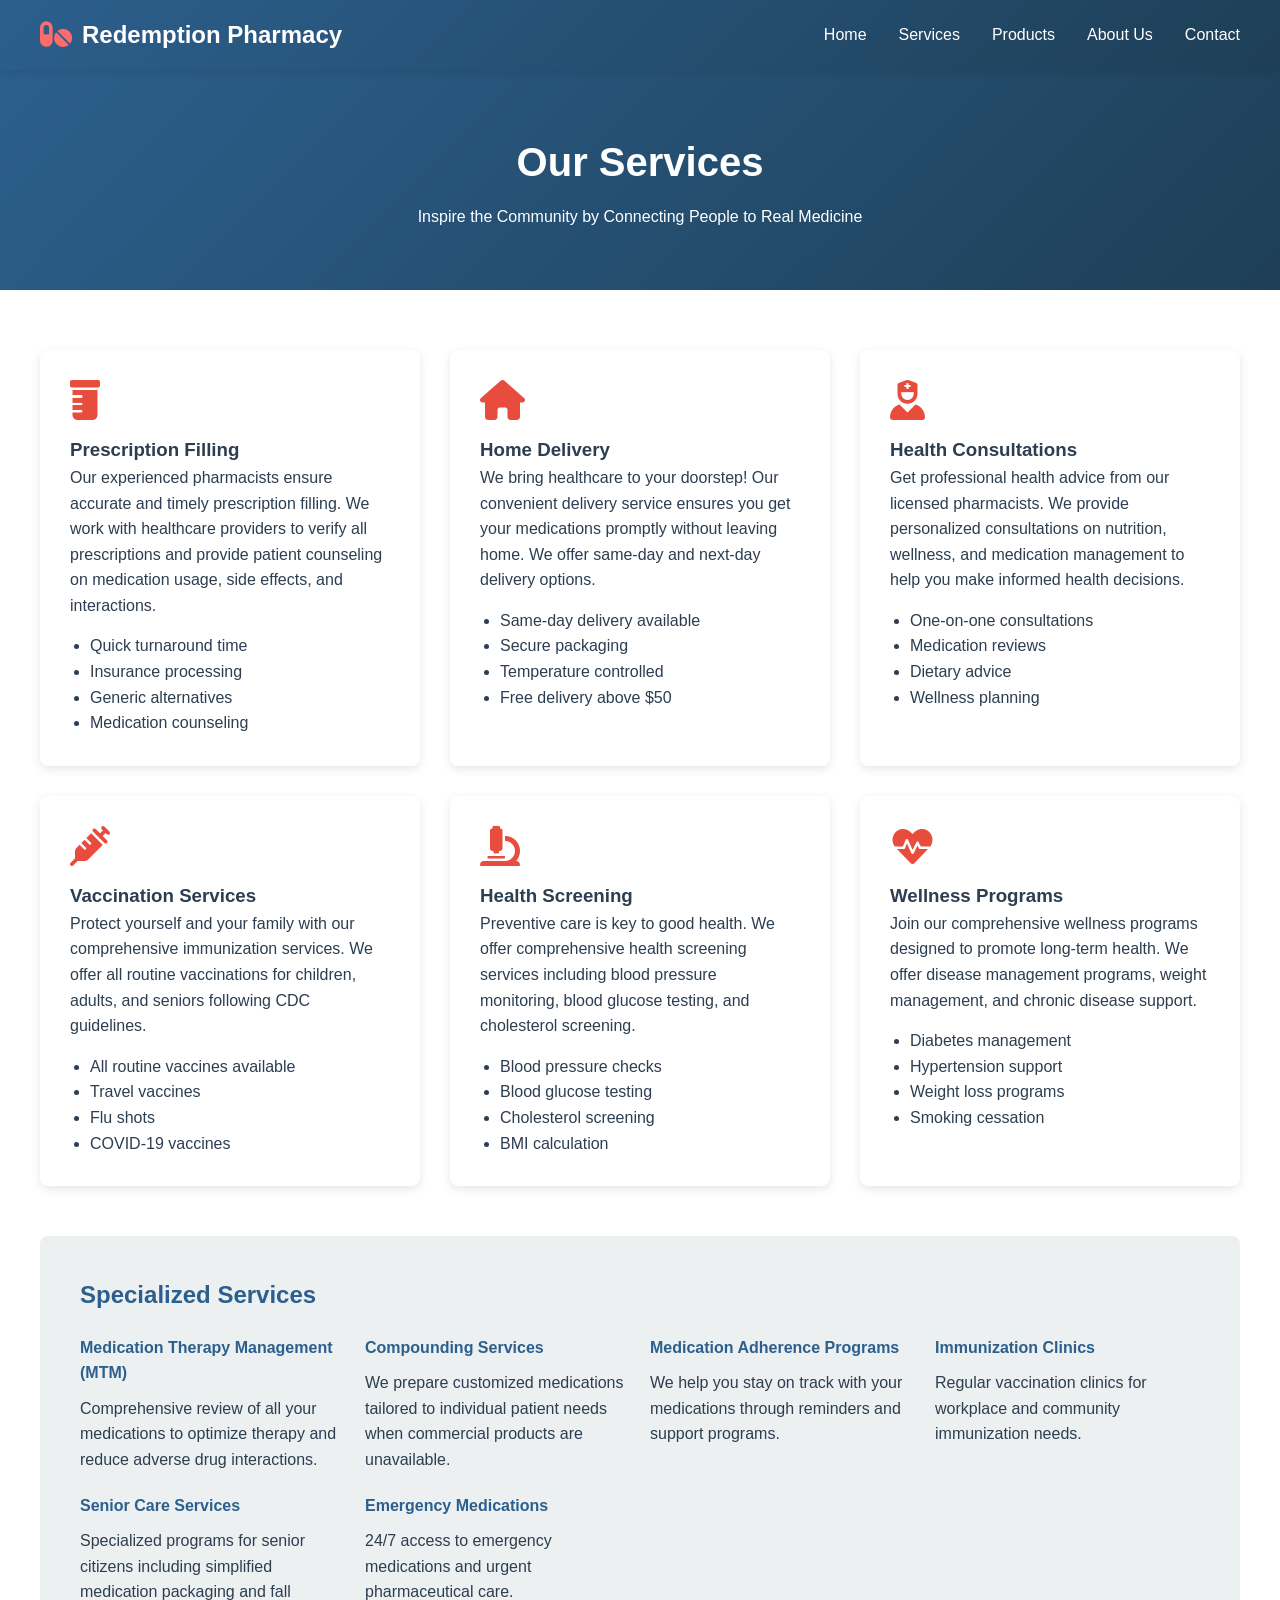
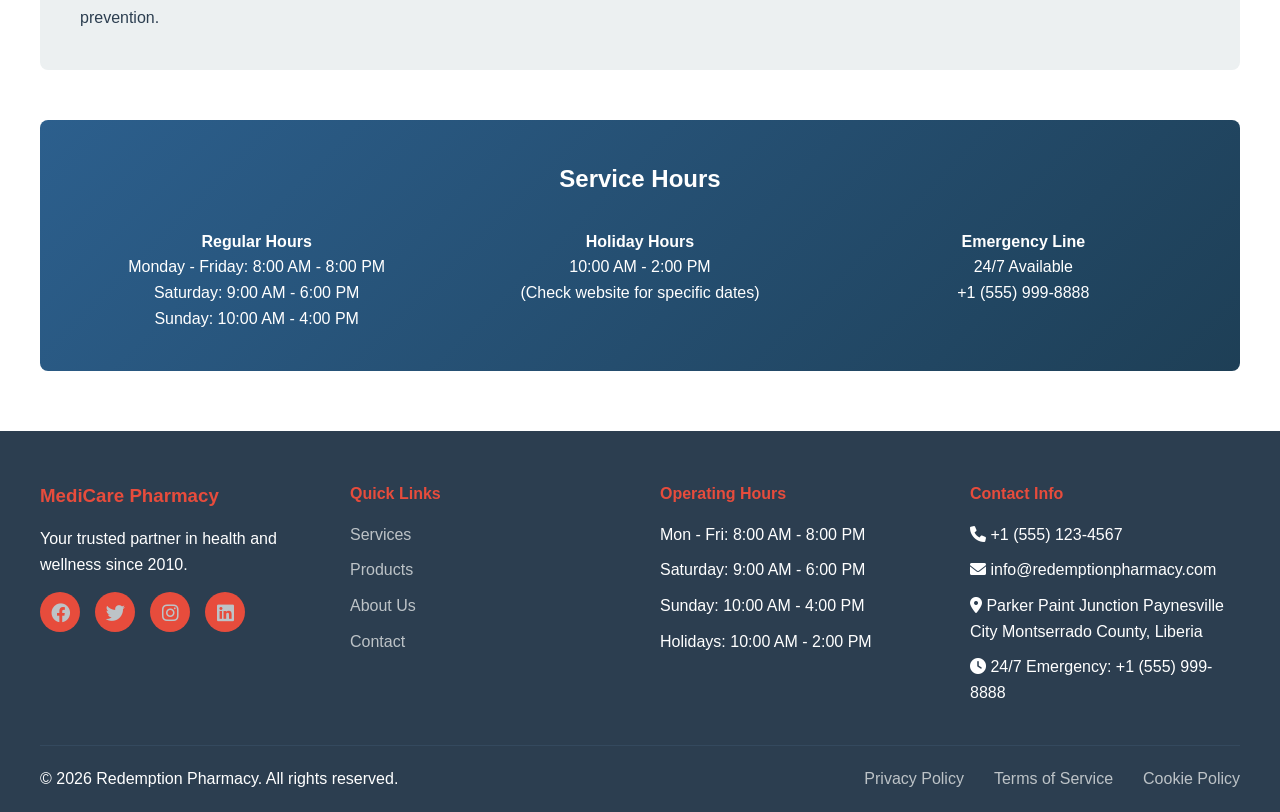
<file: services.html>
<!DOCTYPE html>
<html lang="en">
<head>
    <meta charset="UTF-8">
    <meta name="viewport" content="width=device-width, initial-scale=1.0">
    <title>Our Services - Redemption Pharmacy</title>
    <link rel="stylesheet" href="styles.css">
    <link rel="stylesheet" href="https://cdnjs.cloudflare.com/ajax/libs/font-awesome/6.0.0/css/all.min.css">
</head>
<body>
    <!-- Navigation Bar -->
    <nav class="navbar">
        <div class="container">
            <div class="navbar-brand">
                <i class="fas fa-pills"></i>
                <span class="brand-name">Redemption Pharmacy</span>
            </div>
            <ul class="nav-links">
                <li><a href="index.html">Home</a></li>
                <li><a href="services.html">Services</a></li>
                <li><a href="products.html">Products</a></li>
                <li><a href="about.html">About Us</a></li>
                <li><a href="contact.html">Contact</a></li>
            </ul>
            <div class="hamburger">
                <span></span>
                <span></span>
                <span></span>
            </div>
        </div>
    </nav>

    <!-- Page Header -->
    <div class="page-header">
        <h1>Our Services</h1>
        <p>Inspire the Community by Connecting People to Real Medicine</p>
    </div>

    <!-- Services Content -->
    <div class="page-content">
        <div class="container">
            <div class="content-grid">
                <!-- Service 1 -->
                <div class="content-card">
                    <i class="fas fa-prescription-bottle" style="font-size: 2.5rem; color: #e74c3c; margin-bottom: 15px;"></i>
                    <h3>Prescription Filling</h3>
                    <p>Our experienced pharmacists ensure accurate and timely prescription filling. We work with healthcare providers to verify all prescriptions and provide patient counseling on medication usage, side effects, and interactions.</p>
                    <ul style="margin-top: 15px; padding-left: 20px;">
                        <li>Quick turnaround time</li>
                        <li>Insurance processing</li>
                        <li>Generic alternatives</li>
                        <li>Medication counseling</li>
                    </ul>
                </div>

                <!-- Service 2 -->
                <div class="content-card">
                    <i class="fas fa-home" style="font-size: 2.5rem; color: #e74c3c; margin-bottom: 15px;"></i>
                    <h3>Home Delivery</h3>
                    <p>We bring healthcare to your doorstep! Our convenient delivery service ensures you get your medications promptly without leaving home. We offer same-day and next-day delivery options.</p>
                    <ul style="margin-top: 15px; padding-left: 20px;">
                        <li>Same-day delivery available</li>
                        <li>Secure packaging</li>
                        <li>Temperature controlled</li>
                        <li>Free delivery above $50</li>
                    </ul>
                </div>

                <!-- Service 3 -->
                <div class="content-card">
                    <i class="fas fa-user-nurse" style="font-size: 2.5rem; color: #e74c3c; margin-bottom: 15px;"></i>
                    <h3>Health Consultations</h3>
                    <p>Get professional health advice from our licensed pharmacists. We provide personalized consultations on nutrition, wellness, and medication management to help you make informed health decisions.</p>
                    <ul style="margin-top: 15px; padding-left: 20px;">
                        <li>One-on-one consultations</li>
                        <li>Medication reviews</li>
                        <li>Dietary advice</li>
                        <li>Wellness planning</li>
                    </ul>
                </div>

                <!-- Service 4 -->
                <div class="content-card">
                    <i class="fas fa-syringe" style="font-size: 2.5rem; color: #e74c3c; margin-bottom: 15px;"></i>
                    <h3>Vaccination Services</h3>
                    <p>Protect yourself and your family with our comprehensive immunization services. We offer all routine vaccinations for children, adults, and seniors following CDC guidelines.</p>
                    <ul style="margin-top: 15px; padding-left: 20px;">
                        <li>All routine vaccines available</li>
                        <li>Travel vaccines</li>
                        <li>Flu shots</li>
                        <li>COVID-19 vaccines</li>
                    </ul>
                </div>

                <!-- Service 5 -->
                <div class="content-card">
                    <i class="fas fa-microscope" style="font-size: 2.5rem; color: #e74c3c; margin-bottom: 15px;"></i>
                    <h3>Health Screening</h3>
                    <p>Preventive care is key to good health. We offer comprehensive health screening services including blood pressure monitoring, blood glucose testing, and cholesterol screening.</p>
                    <ul style="margin-top: 15px; padding-left: 20px;">
                        <li>Blood pressure checks</li>
                        <li>Blood glucose testing</li>
                        <li>Cholesterol screening</li>
                        <li>BMI calculation</li>
                    </ul>
                </div>

                <!-- Service 6 -->
                <div class="content-card">
                    <i class="fas fa-heartbeat" style="font-size: 2.5rem; color: #e74c3c; margin-bottom: 15px;"></i>
                    <h3>Wellness Programs</h3>
                    <p>Join our comprehensive wellness programs designed to promote long-term health. We offer disease management programs, weight management, and chronic disease support.</p>
                    <ul style="margin-top: 15px; padding-left: 20px;">
                        <li>Diabetes management</li>
                        <li>Hypertension support</li>
                        <li>Weight loss programs</li>
                        <li>Smoking cessation</li>
                    </ul>
                </div>
            </div>

            <!-- Additional Services Info -->
            <div style="background: #ecf0f1; padding: 40px; border-radius: 8px; margin-top: 50px;">
                <h2 style="color: #2c5f8d; margin-bottom: 20px;">Specialized Services</h2>
                <div style="display: grid; grid-template-columns: repeat(auto-fit, minmax(250px, 1fr)); gap: 20px;">
                    <div>
                        <h4 style="color: #2c5f8d; margin-bottom: 10px;">Medication Therapy Management (MTM)</h4>
                        <p>Comprehensive review of all your medications to optimize therapy and reduce adverse drug interactions.</p>
                    </div>
                    <div>
                        <h4 style="color: #2c5f8d; margin-bottom: 10px;">Compounding Services</h4>
                        <p>We prepare customized medications tailored to individual patient needs when commercial products are unavailable.</p>
                    </div>
                    <div>
                        <h4 style="color: #2c5f8d; margin-bottom: 10px;">Medication Adherence Programs</h4>
                        <p>We help you stay on track with your medications through reminders and support programs.</p>
                    </div>
                    <div>
                        <h4 style="color: #2c5f8d; margin-bottom: 10px;">Immunization Clinics</h4>
                        <p>Regular vaccination clinics for workplace and community immunization needs.</p>
                    </div>
                    <div>
                        <h4 style="color: #2c5f8d; margin-bottom: 10px;">Senior Care Services</h4>
                        <p>Specialized programs for senior citizens including simplified medication packaging and fall prevention.</p>
                    </div>
                    <div>
                        <h4 style="color: #2c5f8d; margin-bottom: 10px;">Emergency Medications</h4>
                        <p>24/7 access to emergency medications and urgent pharmaceutical care.</p>
                    </div>
                </div>
            </div>

            <!-- Service Hours -->
            <div style="background: linear-gradient(135deg, #2c5f8d 0%, #1e3f56 100%); color: white; padding: 40px; border-radius: 8px; margin-top: 50px; text-align: center;">
                <h2>Service Hours</h2>
                <div style="display: grid; grid-template-columns: repeat(auto-fit, minmax(200px, 1fr)); gap: 30px; margin-top: 30px;">
                    <div>
                        <h4>Regular Hours</h4>
                        <p>Monday - Friday: 8:00 AM - 8:00 PM</p>
                        <p>Saturday: 9:00 AM - 6:00 PM</p>
                        <p>Sunday: 10:00 AM - 4:00 PM</p>
                    </div>
                    <div>
                        <h4>Holiday Hours</h4>
                        <p>10:00 AM - 2:00 PM</p>
                        <p>(Check website for specific dates)</p>
                    </div>
                    <div>
                        <h4>Emergency Line</h4>
                        <p>24/7 Available</p>
                        <p>+1 (555) 999-8888</p>
                    </div>
                </div>
            </div>
        </div>
    </div>

    <!-- Footer -->
    <footer class="footer">
        <div class="container">
            <div class="footer-content">
                <div class="footer-section">
                    <h3>MediCare Pharmacy</h3>
                    <p>Your trusted partner in health and wellness since 2010.</p>
                    <div class="social-links">
                        <a href="#"><i class="fab fa-facebook"></i></a>
                        <a href="#"><i class="fab fa-twitter"></i></a>
                        <a href="#"><i class="fab fa-instagram"></i></a>
                        <a href="#"><i class="fab fa-linkedin"></i></a>
                    </div>
                </div>
                <div class="footer-section">
                    <h4>Quick Links</h4>
                    <ul>
                        <li><a href="services.html">Services</a></li>
                        <li><a href="products.html">Products</a></li>
                        <li><a href="about.html">About Us</a></li>
                        <li><a href="contact.html">Contact</a></li>
                    </ul>
                </div>
                <div class="footer-section">
                    <h4>Operating Hours</h4>
                    <ul>
                        <li>Mon - Fri: 8:00 AM - 8:00 PM</li>
                        <li>Saturday: 9:00 AM - 6:00 PM</li>
                        <li>Sunday: 10:00 AM - 4:00 PM</li>
                        <li>Holidays: 10:00 AM - 2:00 PM</li>
                    </ul>
                </div>
                <div class="footer-section">
                    <h4>Contact Info</h4>
                    <ul>
                        <li><i class="fas fa-phone"></i> +1 (555) 123-4567</li>
                        <li><i class="fas fa-envelope"></i> info@redemptionpharmacy.com</li>
                        <li><i class="fas fa-map-marker-alt"></i> Parker Paint Junction Paynesville City Montserrado County, Liberia</li>
                        <li><i class="fas fa-clock"></i> 24/7 Emergency: +1 (555) 999-8888</li>
                    </ul>
                </div>
            </div>
            <div class="footer-bottom">
                <p>&copy; 2026 Redemption Pharmacy. All rights reserved.</p>
                <ul>
                    <li><a href="#">Privacy Policy</a></li>
                    <li><a href="#">Terms of Service</a></li>
                    <li><a href="#">Cookie Policy</a></li>
                </ul>
            </div>
        </div>
    </footer>

    <script src="script.js"></script>
</body>
</html>
</file>
<file: styles.css>
* {
    margin: 0;
    padding: 0;
    box-sizing: border-box;
}

html {
    overflow-x: hidden;
}

:root {
    --primary-color: #2c5f8d;
    --secondary-color: #e74c3c;
    --accent-color: #27ae60;
    --light-bg: #ecf0f1;
    --dark-text: #2c3e50;
    --border-radius: 8px;
    --transition: all 0.3s ease;
}

body {
    font-family: 'Segoe UI', Tahoma, Geneva, Verdana, sans-serif;
    line-height: 1.6;
    color: var(--dark-text);
    background-color: #fff;
    overflow-x: hidden;
}

img,
video {
    display: block;
    max-width: 100%;
    height: auto;
}

.container {
    max-width: 1200px;
    margin: 0 auto;
    width: min(100% - 32px, 1200px);
    padding: 0;
}

/* Navigation */
.navbar {
    background: linear-gradient(135deg, var(--primary-color) 0%, #1e3f56 100%);
    color: white;
    padding: 1rem 0;
    position: sticky;
    top: 0;
    z-index: 1000;
    box-shadow: 0 2px 10px rgba(0,0,0,0.1);
}

.navbar .container {
    display: flex;
    justify-content: space-between;
    align-items: center;
    gap: 16px;
}

.navbar-brand {
    display: flex;
    align-items: center;
    gap: 10px;
    min-width: 0;
    font-size: clamp(1rem, 2.5vw, 1.5rem);
    font-weight: bold;
}

.brand-name {
    overflow-wrap: anywhere;
}

.navbar-brand i {
    font-size: 1.8rem;
    color: #ff6b6b;
}

.nav-links {
    display: flex;
    list-style: none;
    gap: 2rem;
}

.nav-links a {
    color: white;
    text-decoration: none;
    font-weight: 500;
    transition: var(--transition);
    position: relative;
}

.nav-links a::after {
    content: '';
    position: absolute;
    width: 0;
    height: 2px;
    bottom: -5px;
    left: 0;
    background: var(--secondary-color);
    transition: var(--transition);
}

.nav-links a:hover::after {
    width: 100%;
}

.admin-access-link {
    padding: 7px 11px;
    border: 1px solid rgba(255,255,255,.45);
    border-radius: 6px;
}

.admin-access-link:hover {
    background: rgba(255,255,255,.12);
}

.admin-access-link::after {
    display: none;
}

.hamburger {
    display: none;
    flex-direction: column;
    cursor: pointer;
    flex: 0 0 auto;
    padding: 8px;
    border: 0;
    background: transparent;
}

.hamburger span {
    width: 25px;
    height: 3px;
    background: white;
    margin: 5px 0;
    transition: var(--transition);
}

/* Hero Section */
.hero {
    background-image: linear-gradient(rgba(20, 54, 66, 0.72), rgba(20, 54, 66, 0.78)), url('https://images.unsplash.com/photo-1585435557343-3b092031a831?auto=format&fit=crop&w=2000&q=85');
    background-position: center;
    background-size: cover;
    background-repeat: no-repeat;
    color: white;
    padding: clamp(72px, 12vw, 120px) 16px;
    text-align: center;
    min-height: clamp(420px, 65vh, 600px);
    display: flex;
    align-items: center;
    justify-content: center;
}

.hero-content {
    animation: fadeInUp 1s ease;
}

.hero h1 {
    font-size: clamp(2rem, 6vw, 3.5rem);
    margin-bottom: 20px;
    font-weight: 700;
}

.hero p {
    font-size: clamp(1.05rem, 2.5vw, 1.5rem);
    margin-bottom: 30px;
    opacity: 0.9;
}

.hero-buttons {
    display: flex;
    gap: 20px;
    justify-content: center;
    flex-wrap: wrap;
}

/* Buttons */
.btn {
    padding: 12px 30px;
    border: none;
    border-radius: var(--border-radius);
    text-decoration: none;
    cursor: pointer;
    font-weight: 600;
    transition: var(--transition);
    display: inline-block;
    min-height: 44px;
}

.btn-primary {
    background: var(--secondary-color);
    color: white;
}

.btn-primary:hover {
    background: #c0392b;
    transform: translateY(-2px);
    box-shadow: 0 5px 15px rgba(231, 76, 60, 0.3);
}

.btn-secondary {
    background: transparent;
    color: white;
    border: 2px solid white;
}

.btn-secondary:hover {
    background: white;
    color: var(--primary-color);
}

.btn-small {
    padding: 8px 15px;
    font-size: 0.9rem;
    background: var(--secondary-color);
    color: white;
}

.btn-small:hover {
    background: #c0392b;
}

.btn-large {
    padding: 15px 40px;
    font-size: 1.1rem;
}

/* Stats Section */
.stats {
    background: var(--light-bg);
    padding: 60px 20px;
}

.stats .container {
    display: grid;
    grid-template-columns: repeat(auto-fit, minmax(250px, 1fr));
    gap: 30px;
}

.stat-card {
    text-align: center;
    padding: 30px;
    background: white;
    border-radius: var(--border-radius);
    box-shadow: 0 3px 10px rgba(0,0,0,0.1);
    transition: var(--transition);
}

.stat-card:hover {
    transform: translateY(-10px);
    box-shadow: 0 8px 20px rgba(0,0,0,0.15);
}

.stat-card h3 {
    color: var(--primary-color);
    font-size: 2.5rem;
    margin-bottom: 10px;
}

.stat-card p {
    color: #7f8c8d;
    font-size: 1.1rem;
}

/* Services Section */
.featured-services {
    padding: clamp(48px, 8vw, 80px) 0;
}

.featured-services h2,
.featured-products h2,
.testimonials h2,
.why-choose-us h2 {
    text-align: center;
    font-size: clamp(1.8rem, 4vw, 2.5rem);
    color: var(--primary-color);
    margin-bottom: 50px;
}

.services-grid {
    display: grid;
    grid-template-columns: repeat(auto-fit, minmax(300px, 1fr));
    gap: 30px;
}

.service-card {
    background: white;
    padding: 30px;
    border-radius: var(--border-radius);
    text-align: center;
    box-shadow: 0 3px 10px rgba(0,0,0,0.1);
    transition: var(--transition);
    border-top: 4px solid var(--primary-color);
}

.service-card:hover {
    transform: translateY(-10px);
    box-shadow: 0 8px 25px rgba(0,0,0,0.15);
    border-top-color: var(--secondary-color);
}

.service-card i {
    font-size: 3rem;
    color: var(--secondary-color);
    margin-bottom: 20px;
}

.service-card h3 {
    color: var(--primary-color);
    margin-bottom: 15px;
    font-size: 1.3rem;
}

.service-card p {
    color: #7f8c8d;
}

/* Featured Products */
.featured-products {
    padding: clamp(48px, 8vw, 80px) 0;
    background: var(--light-bg);
}

.products-grid {
    display: grid;
    grid-template-columns: repeat(auto-fit, minmax(250px, 1fr));
    gap: 30px;
}

.product-card {
    background: white;
    border-radius: var(--border-radius);
    overflow: hidden;
    box-shadow: 0 3px 10px rgba(0,0,0,0.1);
    transition: var(--transition);
    display: flex;
    flex-direction: column;
}

.product-card:hover {
    transform: translateY(-10px);
    box-shadow: 0 8px 25px rgba(0,0,0,0.15);
}

.product-image {
    background: #f4f8f8;
    height: 150px;
    display: flex;
    align-items: center;
    justify-content: center;
    color: white;
    font-size: 3rem;
}

.product-image img {
    width: 100%;
    height: 100%;
    padding: 10px;
    object-fit: contain;
}

.product-image:has(i) {
    background: linear-gradient(135deg, var(--primary-color) 0%, #1e3f56 100%);
}

.product-card h3 {
    color: var(--primary-color);
    padding: 20px 20px 10px;
}

.product-card p {
    color: #7f8c8d;
    padding: 0 20px;
    flex-grow: 1;
}

.product-footer {
    display: flex;
    justify-content: space-between;
    align-items: center;
    padding: 15px 20px;
    background: var(--light-bg);
}

.price {
    color: var(--secondary-color);
    font-weight: bold;
    font-size: 1.1rem;
}

/* Why Choose Us */
.why-choose-us {
    padding: clamp(48px, 8vw, 80px) 0;
}

.reasons-grid {
    display: grid;
    grid-template-columns: repeat(auto-fit, minmax(250px, 1fr));
    gap: 40px;
}

.reason {
    text-align: center;
}

.reason-icon {
    width: 80px;
    height: 80px;
    background: linear-gradient(135deg, var(--primary-color), #1e3f56);
    border-radius: 50%;
    display: flex;
    align-items: center;
    justify-content: center;
    margin: 0 auto 20px;
    color: white;
    font-size: 2rem;
}

.reason h3 {
    color: var(--primary-color);
    margin-bottom: 15px;
}

.reason p {
    color: #7f8c8d;
}

/* Testimonials */
.testimonials {
    background: linear-gradient(135deg, var(--primary-color) 0%, #1e3f56 100%);
    color: white;
    padding: clamp(48px, 8vw, 80px) 0;
}

.testimonials h2 {
    color: white;
    margin-bottom: 50px;
}

.testimonials-grid {
    display: grid;
    grid-template-columns: repeat(auto-fit, minmax(300px, 1fr));
    gap: 30px;
}

.testimonial {
    background: rgba(255, 255, 255, 0.1);
    padding: 30px;
    border-radius: var(--border-radius);
    backdrop-filter: blur(10px);
    border: 1px solid rgba(255, 255, 255, 0.2);
}

.stars {
    color: #ffc107;
    margin-bottom: 15px;
    font-size: 1.2rem;
}

.testimonial p {
    margin-bottom: 15px;
    font-style: italic;
}

.testimonial h4 {
    color: #ffc107;
}

/* CTA Section */
.cta {
    background: linear-gradient(135deg, var(--accent-color) 0%, #1e7e34 100%);
    color: white;
    padding: clamp(48px, 8vw, 80px) 16px;
    text-align: center;
}

.cta h2 {
    font-size: clamp(1.8rem, 4vw, 2.5rem);
    margin-bottom: 20px;
}

.cta p {
    font-size: 1.2rem;
    margin-bottom: 30px;
}

/* Footer */
.footer {
    background: #2c3e50;
    color: white;
    padding: 50px 0 20px;
}

.footer-content {
    display: grid;
    grid-template-columns: repeat(auto-fit, minmax(250px, 1fr));
    gap: 40px;
    margin-bottom: 30px;
}

.footer-section h3,
.footer-section h4 {
    color: var(--secondary-color);
    margin-bottom: 15px;
}

.footer-section ul {
    list-style: none;
}

.footer-section ul li {
    margin-bottom: 10px;
}

.footer-section a {
    color: #bdc3c7;
    text-decoration: none;
    transition: var(--transition);
}

.footer-section a:hover {
    color: var(--secondary-color);
}

.social-links {
    display: flex;
    gap: 15px;
    margin-top: 15px;
}

.social-links a {
    width: 40px;
    height: 40px;
    background: var(--secondary-color);
    border-radius: 50%;
    display: flex;
    align-items: center;
    justify-content: center;
    font-size: 1.2rem;
}

.social-links a:hover {
    background: #c0392b;
    transform: translateY(-3px);
}

.footer-bottom {
    border-top: 1px solid #34495e;
    padding-top: 20px;
    display: flex;
    justify-content: space-between;
    align-items: center;
    flex-wrap: wrap;
    gap: 20px;
}

.footer-bottom ul {
    display: flex;
    list-style: none;
    gap: 30px;
}

.footer-bottom a {
    color: #bdc3c7;
    text-decoration: none;
}

.footer-bottom a:hover {
    color: var(--secondary-color);
}

/* Animations */
@keyframes fadeInUp {
    from {
        opacity: 0;
        transform: translateY(30px);
    }
    to {
        opacity: 1;
        transform: translateY(0);
    }
}

/* Form Styles */
.form-group {
    margin-bottom: 20px;
}

.form-group label {
    display: block;
    margin-bottom: 8px;
    color: var(--primary-color);
    font-weight: 600;
}

.form-group input,
.form-group textarea,
.form-group select {
    width: 100%;
    padding: 12px;
    border: 1px solid #ddd;
    border-radius: var(--border-radius);
    font-family: inherit;
    font-size: 1rem;
}

.form-group textarea {
    resize: vertical;
    min-height: 120px;
}

.form-group input:focus,
.form-group textarea:focus,
.form-group select:focus {
    outline: none;
    border-color: var(--primary-color);
    box-shadow: 0 0 5px rgba(44, 95, 141, 0.3);
}

/* Page Section Styles */
.page-header {
    background: linear-gradient(135deg, var(--primary-color) 0%, #1e3f56 100%);
    color: white;
    padding: clamp(42px, 8vw, 60px) 16px;
    text-align: center;
}

.page-header h1 {
    font-size: clamp(1.9rem, 5vw, 2.5rem);
    margin-bottom: 10px;
}

.page-content {
    padding: clamp(42px, 8vw, 60px) 0;
}

.content-grid {
    display: grid;
    grid-template-columns: repeat(auto-fit, minmax(300px, 1fr));
    gap: 30px;
}

.content-card {
    background: white;
    padding: 30px;
    border-radius: var(--border-radius);
    box-shadow: 0 3px 10px rgba(0,0,0,0.1);
}

/* Responsive Design */
@media (max-width: 768px) {
    .nav-links {
        gap: 1rem;
        font-size: 0.9rem;
    }

    .hamburger {
        display: flex;
    }

    .hero h1 {
        font-size: 2rem;
    }

    .hero p {
        font-size: 1.1rem;
    }

    .hero-buttons {
        flex-direction: column;
    }

    .services-grid,
    .products-grid,
    .reasons-grid,
    .testimonials-grid {
        grid-template-columns: 1fr;
    }

    .footer-bottom {
        flex-direction: column;
        text-align: center;
    }

    .footer-bottom ul {
        flex-direction: column;
        gap: 15px;
    }

    .featured-services h2,
    .featured-products h2,
    .testimonials h2,
    .why-choose-us h2 {
        font-size: 2rem;
    }

    .page-header h1 {
        font-size: 2rem;
    }
}

@media (max-width: 480px) {
    .navbar-brand {
        font-size: 1.2rem;
    }

    .nav-links {
        gap: 0.5rem;
        font-size: 0.8rem;
    }

    .hero h1 {
        font-size: 1.5rem;
    }

    .hero p {
        font-size: 1rem;
    }

    .stat-card h3 {
        font-size: 2rem;
    }

    .service-card i {
        font-size: 2rem;
    }
}
.logo {
    object-fit: contain;
    border-radius: 100%;
}

.about-team-member {
    padding: 20px;
    background: white;
    border-radius: 8px;
    text-align: center;
    box-shadow: 0 2px 8px rgba(0,0,0,0.1);
}

.about-team-icon {
    width: 100px;
    height: 100px;
    display: flex;
    align-items: center;
    justify-content: center;
    margin: 0 auto 15px;
    color: white;
    background: linear-gradient(135deg, #2c5f8d, #1e3f56);
    border-radius: 50%;
    font-size: 2rem;
}

.about-team-icon img {
    width: 100%;
    height: 100%;
    object-fit: cover;
    border-radius: 50%;
}

.about-team-member h3 { color: #2c5f8d; }
.about-team-member .team-role { color: #e74c3c; font-weight: 600; }
.about-team-member .team-credentials { color: #7f8c8d; font-size: .9rem; }

.navbar .logo {
    width: 52px;
    height: 52px;
    flex: 0 0 52px;
}

.hero .logo {
    width: clamp(96px, 16vw, 156px);
    height: clamp(96px, 16vw, 156px);
    max-width: 100%;
    margin-bottom: 20px;
}

/* Small screens: keep navigation and content inside the viewport. */
@media (max-width: 768px) {
    .navbar {
        padding: .7rem 0;
    }

    .navbar .container {
        align-items: center;
    }

    .navbar .logo {
        width: 42px;
        height: 42px;
        flex-basis: 42px;
    }

    .navbar-brand > i {
        display: none;
    }

    .hamburger {
        display: flex;
    }

    .nav-links {
        position: absolute;
        top: 100%;
        right: 16px;
        left: 16px;
        display: none;
        flex-direction: column;
        gap: 0;
        padding: 8px;
        background: #1e3f56;
        border-radius: 0 0 var(--border-radius) var(--border-radius);
        box-shadow: 0 8px 18px rgba(0, 0, 0, .18);
    }

    .nav-links.is-open {
        display: flex;
    }

    .nav-links a {
        display: block;
        padding: 12px;
    }

    .nav-links a::after {
        display: none;
    }

    .hero-buttons {
        align-items: stretch;
        gap: 12px;
    }

    .hero-buttons .btn {
        width: min(100%, 320px);
    }

    .stats,
    .footer {
        padding-left: 0;
        padding-right: 0;
    }

    .stats .container,
    .services-grid,
    .products-grid,
    .reasons-grid,
    .testimonials-grid,
    .content-grid {
        grid-template-columns: minmax(0, 1fr);
    }

    .stat-card,
    .service-card,
    .product-card,
    .testimonial,
    .content-card {
        min-width: 0;
    }

    .product-image {
        height: clamp(130px, 35vw, 180px);
    }

    .footer-bottom,
    .footer-bottom ul {
        align-items: center;
    }

    .page-content .container > div[style*="grid-template-columns: 1fr 1fr"],
    .page-content .container > div[style*="grid-template-columns: 1fr 1fr"] > div,
    .page-content .container > div[style*="grid-template-columns: 1fr 1fr"] form {
        min-width: 0;
    }

    .page-content .container > div[style*="grid-template-columns: 1fr 1fr"] {
        grid-template-columns: minmax(0, 1fr) !important;
        gap: 28px !important;
    }

    .page-content .container > div[style*="grid-template-columns: 1fr 1fr"] + div[style*="background: white"] > div {
        grid-template-columns: minmax(0, 1fr) !important;
    }
}

@media (max-width: 480px) {
    .container {
        width: min(100% - 24px, 1200px);
    }

    .hero {
        min-height: 460px;
    }

    .hero h1 {
        overflow-wrap: anywhere;
    }

    .stat-card,
    .service-card,
    .testimonial,
    .content-card {
        padding: 22px 18px;
    }

    .product-card h3,
    .product-card p {
        padding-left: 18px;
        padding-right: 18px;
    }

    .product-footer {
        padding-left: 18px;
        padding-right: 18px;
    }

    .page-content .container > div[style*="background: white"],
    .page-content .container > div[style*="background: #ecf0f1"],
    .page-content .container > div[style*="linear-gradient"] {
        padding: 24px 18px !important;
    }
}
</file>
<file: admin-login.css>
@import url('https://fonts.googleapis.com/css2?family=DM+Sans:wght@400;500;600;700&family=Space+Grotesk:wght@500;600;700&display=swap');

:root { --ink: #183642; --muted: #6b7d83; --line: #dce8e7; --teal: #087f8c; --paper: #f5f8f7; }
* { box-sizing: border-box; }
body { min-height: 100vh; margin: 0; display: grid; place-items: center; color: var(--ink); background: radial-gradient(circle at top right, #d9efec 0, transparent 38%), var(--paper); font-family: 'DM Sans', sans-serif; }
.auth-layout { display: grid; grid-template-columns: 1fr 1.1fr; width: min(900px, calc(100% - 32px)); min-height: 540px; overflow: hidden; background: white; border: 1px solid var(--line); border-radius: 14px; box-shadow: 0 25px 70px rgba(24, 54, 66, .12); }
.auth-intro { display: flex; flex-direction: column; justify-content: space-between; padding: 40px; color: white; background: linear-gradient(145deg, #183642, #087f8c); }
.auth-brand { display: flex; align-items: center; gap: 12px; font: 700 1.1rem 'Space Grotesk', sans-serif; }
.auth-brand i { display: grid; place-items: center; width: 38px; height: 38px; color: var(--ink); background: #f2b84b; border-radius: 10px; }
.auth-intro h1 { max-width: 300px; margin: 0 0 14px; font: 700 clamp(2rem, 5vw, 3.2rem) 'Space Grotesk', sans-serif; letter-spacing: -.05em; }
.auth-intro p { max-width: 320px; margin: 0; color: #c7e3e1; line-height: 1.7; }
.security-note { display: flex; gap: 10px; color: #d8efec; font-size: .84rem; line-height: 1.5; }
.security-note i { color: #f2b84b; margin-top: 3px; }
.auth-form-panel { display: flex; align-items: center; padding: 40px clamp(24px, 6vw, 64px); }
.auth-form { width: 100%; }
.auth-form h2 { margin: 0 0 8px; font: 700 1.8rem 'Space Grotesk', sans-serif; }
.auth-form .subtle { margin: 0 0 28px; color: var(--muted); }
.form-field { display: grid; gap: 7px; margin-bottom: 18px; }
.form-field label { font-size: .84rem; font-weight: 700; }
.form-field input { width: 100%; padding: 13px; color: var(--ink); border: 1px solid var(--line); border-radius: 7px; outline: none; }
.form-field input:focus { border-color: var(--teal); box-shadow: 0 0 0 3px rgba(8, 127, 140, .12); }
.auth-submit { width: 100%; padding: 13px; color: white; background: var(--teal); border: 0; border-radius: 7px; font-weight: 700; cursor: pointer; }
.auth-submit:hover { background: #05616c; }
.auth-submit:disabled { opacity: .65; cursor: wait; }
.auth-error { margin: 0 0 16px; padding: 11px 12px; color: #a13f35; background: #fff0ed; border-left: 3px solid #d96556; border-radius: 5px; font-size: .85rem; }
.back-link { display: inline-block; margin-top: 20px; color: var(--teal); font-size: .86rem; text-decoration: none; }
.back-link:hover { text-decoration: underline; }
@media (max-width: 680px) { .auth-layout { grid-template-columns: 1fr; } .auth-intro { gap: 42px; padding: 28px; } .auth-intro h1 { font-size: 2rem; } .auth-form-panel { padding: 32px 28px; } }
</file>
<file: admin.css>
@import url('https://fonts.googleapis.com/css2?family=DM+Sans:wght@400;500;600;700&family=Space+Grotesk:wght@500;600;700&display=swap');

:root {
    --admin-ink: #183642;
    --admin-muted: #6b7d83;
    --admin-line: #dce8e7;
    --admin-paper: #f5f8f7;
    --admin-white: #ffffff;
    --admin-teal: #087f8c;
    --admin-teal-dark: #05616c;
    --admin-orange: #e27745;
    --admin-green: #29966f;
    --admin-shadow: 0 18px 45px rgba(24, 54, 66, 0.08);
}

* { box-sizing: border-box; }
body { margin: 0; color: var(--admin-ink); background: var(--admin-paper); font-family: 'DM Sans', sans-serif; }
button, input, select, textarea { font: inherit; }
button { cursor: pointer; }
.admin-shell { display: grid; grid-template-columns: 250px 1fr; min-height: 100vh; }
.admin-sidebar { padding: 28px 18px; color: white; background: #183642; }
.admin-brand { display: flex; align-items: center; gap: 12px; padding: 0 12px 34px; font: 700 1.08rem 'Space Grotesk', sans-serif; letter-spacing: .02em; }
.admin-brand i { display: grid; place-items: center; width: 36px; height: 36px; color: #183642; background: #f2b84b; border-radius: 10px; }
.admin-nav { display: grid; gap: 8px; }
.admin-nav a { display: flex; align-items: center; gap: 12px; padding: 12px; color: #b6ced0; border-radius: 8px; text-decoration: none; }
.admin-nav a.active, .admin-nav a:hover { color: white; background: #24515d; }
.nav-order-badge { display: inline-grid; place-items: center; min-width: 21px; height: 21px; margin-left: auto; color: #183642; background: #f2b84b; border-radius: 50%; font-size: .72rem; font-weight: 700; }
.sidebar-note { margin: 35px 12px 0; padding-top: 20px; color: #91b2b4; border-top: 1px solid rgba(255,255,255,.14); font-size: .82rem; line-height: 1.6; }
.admin-main { min-width: 0; padding: 30px clamp(20px, 4vw, 52px); }
.admin-topbar { display: flex; justify-content: space-between; align-items: flex-start; gap: 18px; margin-bottom: 28px; }
.eyebrow { margin: 0 0 8px; color: var(--admin-teal); font-size: .76rem; font-weight: 700; letter-spacing: .12em; text-transform: uppercase; }
h1, h2, h3 { font-family: 'Space Grotesk', sans-serif; }
h1 { margin: 0; font-size: clamp(1.8rem, 4vw, 2.7rem); letter-spacing: -.04em; }
.subtle { color: var(--admin-muted); }
.topbar-actions { display: flex; gap: 10px; flex-wrap: wrap; }
.btn { display: inline-flex; align-items: center; justify-content: center; gap: 8px; border: 0; border-radius: 7px; padding: 11px 15px; color: white; background: var(--admin-teal); font-weight: 700; text-decoration: none; }
.btn:hover { background: var(--admin-teal-dark); }
.btn.secondary { color: var(--admin-ink); background: white; border: 1px solid var(--admin-line); }
.btn.danger { color: #a13f35; background: #fff0ed; }
.stats-row { display: grid; grid-template-columns: repeat(4, 1fr); gap: 16px; margin-bottom: 24px; }
.stat-box, .panel { background: var(--admin-white); border: 1px solid var(--admin-line); border-radius: 10px; box-shadow: var(--admin-shadow); }
.stat-box { padding: 20px; }
.stat-box p { margin: 0 0 9px; color: var(--admin-muted); font-size: .86rem; }
.stat-box strong { font: 700 2rem 'Space Grotesk', sans-serif; }
.stat-box i { float: right; padding: 11px; color: var(--admin-teal); background: #e5f5f3; border-radius: 8px; }
.workspace { display: grid; grid-template-columns: minmax(0, 1.55fr) minmax(310px, .8fr); gap: 22px; align-items: start; }
.orders-panel { margin-top: 22px; }
.about-content-panel { margin-top: 22px; }
.team-editor-heading, .team-editor-title { display: flex; justify-content: space-between; align-items: center; gap: 10px; }
.team-editors { display: grid; grid-template-columns: repeat(auto-fit, minmax(230px, 1fr)); gap: 14px; }
.team-editor { align-content: start; padding: 14px; background: #f7faf9; border: 1px solid var(--admin-line); border-radius: 8px; }
.team-editor-title { margin-bottom: 10px; }
.team-editor input { margin-bottom: 8px; }
.remove-team-member { padding: 5px 8px; color: #a13f35; background: #fff0ed; border: 1px solid #f0c7c0; border-radius: 5px; font-size: .72rem; }
.remove-team-member:disabled { opacity: .45; cursor: not-allowed; }
.add-team-member { padding: 7px 10px; font-size: .78rem; }
.team-image-preview { width: 90px; height: 90px; object-fit: cover; border: 3px solid var(--admin-line); border-radius: 50%; }
.remove-team-image { width: max-content; padding: 6px 9px; color: #a13f35; background: #fff0ed; border: 1px solid #f0c7c0; border-radius: 5px; font-size: .76rem; }
.order-module-actions { display: flex; align-items: center; gap: 12px; }
.order-admin-card { padding: 16px 0; border-bottom: 1px solid #edf2f1; }
.order-admin-card:last-child { border-bottom: 0; }
.order-admin-top { display: flex; justify-content: space-between; gap: 15px; align-items: start; }
.order-admin-id { margin: 0 0 4px; font: 700 1rem 'Space Grotesk', sans-serif; }
.order-admin-meta, .order-admin-items { color: var(--admin-muted); font-size: .82rem; }
.delivery-route { display: inline-flex; gap: 6px; align-items: center; margin-top: 8px; color: var(--admin-teal-dark); font-size: .82rem; font-weight: 700; text-decoration: none; }
.delivery-route:hover { text-decoration: underline; }
.order-admin-items { margin: 12px 0; }
.order-admin-bottom { display: flex; justify-content: space-between; gap: 15px; align-items: center; }
.order-admin-total { font-weight: 700; }
.order-admin-actions { display: flex; align-items: center; gap: 8px; }
.order-status { padding: 8px 10px; color: var(--admin-ink); background: white; border: 1px solid var(--admin-line); border-radius: 6px; font-size: .82rem; }
.archive-order { padding: 8px 10px; color: #a13f35; background: #fff0ed; border: 1px solid #f0c7c0; border-radius: 6px; font-size: .78rem; }
.order-status.pending { border-color: #e9b957; }
.order-status.processing { border-color: var(--admin-teal); }
.order-status.completed { border-color: var(--admin-green); }
.order-status.cancelled { border-color: #d96556; }
@media (max-width: 700px) { .stats-row { grid-template-columns: 1fr 1fr; } .order-module-actions { align-items: stretch; flex-direction: column; } .order-admin-top, .order-admin-bottom { align-items: stretch; flex-direction: column; } }
.panel { padding: 22px; }
.panel-heading { display: flex; justify-content: space-between; align-items: center; gap: 14px; margin-bottom: 18px; }
.panel-heading h2 { margin: 0; font-size: 1.2rem; }
.search-box { position: relative; }
.search-box i { position: absolute; top: 12px; left: 13px; color: var(--admin-muted); }
.search-box input { width: 210px; padding-left: 36px; }
.field-grid { display: grid; grid-template-columns: 1fr 1fr; gap: 15px; }
.field { display: grid; gap: 7px; margin-bottom: 15px; }
.field.full { grid-column: 1 / -1; }
.field label { font-size: .82rem; font-weight: 700; }
.field input, .field select, .field textarea, .search-box input { width: 100%; padding: 11px 12px; color: var(--admin-ink); background: #fbfdfd; border: 1px solid var(--admin-line); border-radius: 6px; outline: none; }
.field textarea { min-height: 94px; resize: vertical; }
.field-help { color: var(--admin-muted); font-size: .75rem; }
.category-manager { display: flex; gap: 8px; }
.category-manager input { min-width: 0; flex: 1; }
.category-manager .btn { padding: 9px 11px; font-size: .78rem; white-space: nowrap; }
.image-preview { display: flex; align-items: center; gap: 12px; margin-top: 3px; padding: 10px; background: #f3f8f7; border: 1px solid var(--admin-line); border-radius: 7px; }
.image-preview img { width: 62px; height: 62px; object-fit: cover; border-radius: 5px; }
.remove-image { padding: 7px 10px; color: #a13f35; background: white; border: 1px solid #f0c7c0; border-radius: 5px; font-size: .78rem; }
.product-image img { width: 100%; height: 100%; object-fit: cover; }
.field input:focus, .field select:focus, .field textarea:focus, .search-box input:focus { border-color: var(--admin-teal); box-shadow: 0 0 0 3px rgba(8, 127, 140, .1); }
.form-actions { display: flex; justify-content: flex-end; gap: 10px; margin-top: 4px; }
.table-wrap { overflow-x: auto; }
table { width: 100%; border-collapse: collapse; min-width: 580px; }
th { color: var(--admin-muted); font-size: .72rem; letter-spacing: .08em; text-align: left; text-transform: uppercase; }
th, td { padding: 14px 10px; border-bottom: 1px solid #edf2f1; }
td { font-size: .88rem; }
.product-name { font-weight: 700; }
.product-category { color: var(--admin-muted); font-size: .78rem; text-transform: capitalize; }
.stock { display: inline-flex; padding: 4px 8px; border-radius: 20px; color: #227c60; background: #e8f7ef; font-size: .76rem; font-weight: 700; }
.stock.low { color: #a6572f; background: #fff1e9; }
.row-actions { display: flex; gap: 6px; }
.icon-btn { width: 32px; height: 32px; color: var(--admin-teal); background: white; border: 1px solid var(--admin-line); border-radius: 6px; }
.icon-btn:hover { background: #e8f7f5; }
.icon-btn.delete { color: #b84d42; }
.empty-state { padding: 35px 10px; color: var(--admin-muted); text-align: center; }
.toast { position: fixed; right: 24px; bottom: 24px; z-index: 5; padding: 13px 17px; color: white; background: #183642; border-radius: 7px; box-shadow: var(--admin-shadow); transform: translateY(20px); opacity: 0; pointer-events: none; transition: .25s ease; }
.toast.show { transform: translateY(0); opacity: 1; }
@media (max-width: 1000px) { .admin-shell { grid-template-columns: 205px 1fr; } .workspace { grid-template-columns: 1fr; } }
@media (max-width: 700px) { .admin-shell { display: block; } .admin-sidebar { padding: 16px; } .admin-brand { padding-bottom: 16px; } .admin-nav { display: flex; overflow-x: auto; } .admin-nav a { white-space: nowrap; } .sidebar-note { display: none; } .admin-main { padding: 24px 16px; } .admin-topbar { display: block; } .topbar-actions { margin-top: 17px; } .stats-row { grid-template-columns: 1fr; } .field-grid { grid-template-columns: 1fr; } .field.full { grid-column: auto; } .search-box input { width: 100%; } .panel-heading { align-items: stretch; flex-direction: column; } }
</file>
<file: login.css>
/* Login Page Styles */

.login-body {
    background: linear-gradient(135deg, #667eea 0%, #764ba2 100%);
    min-height: 100vh;
    display: flex;
    flex-direction: column;
}

.login-container {
    flex: 1;
    display: flex;
    align-items: center;
    justify-content: center;
    padding: 20px;
    min-height: calc(100vh - 200px);
}

.login-wrapper {
    display: grid;
    grid-template-columns: 1fr 1fr;
    background: white;
    border-radius: 20px;
    box-shadow: 0 20px 60px rgba(0, 0, 0, 0.3);
    overflow: hidden;
    max-width: 1000px;
    width: 100%;
    animation: slideUp 0.6s ease;
}

@keyframes slideUp {
    from {
        opacity: 0;
        transform: translateY(30px);
    }
    to {
        opacity: 1;
        transform: translateY(0);
    }
}

/* Left Panel */
.login-left {
    background: linear-gradient(135deg, #2c5f8d 0%, #1e3f56 100%);
    color: white;
    padding: 60px 40px;
    display: flex;
    flex-direction: column;
    justify-content: center;
    align-items: center;
    text-align: center;
}

.login-branding {
    margin-bottom: 50px;
}

.login-icon {
    width: 100px;
    height: 100px;
    background: rgba(255, 255, 255, 0.1);
    border-radius: 50%;
    display: flex;
    align-items: center;
    justify-content: center;
    margin: 0 auto 20px;
    font-size: 3rem;
    color: #e74c3c;
    animation: float 3s ease-in-out infinite;
}

@keyframes float {
    0%, 100% {
        transform: translateY(0px);
    }
    50% {
        transform: translateY(-20px);
    }
}

.login-branding h1 {
    font-size: 2.5rem;
    margin-bottom: 10px;
    font-weight: 700;
}

.login-branding p {
    font-size: 1.1rem;
    opacity: 0.9;
}

.login-info {
    display: flex;
    flex-direction: column;
    gap: 20px;
}

.info-item {
    display: flex;
    align-items: center;
    gap: 15px;
    font-size: 1rem;
    opacity: 0.95;
    animation: slideInLeft 0.6s ease forwards;
    opacity: 0;
}

.info-item:nth-child(1) { animation-delay: 0.1s; }
.info-item:nth-child(2) { animation-delay: 0.2s; }
.info-item:nth-child(3) { animation-delay: 0.3s; }
.info-item:nth-child(4) { animation-delay: 0.4s; }

@keyframes slideInLeft {
    from {
        opacity: 0;
        transform: translateX(-30px);
    }
    to {
        opacity: 1;
        transform: translateX(0);
    }
}

.info-item i {
    font-size: 1.3rem;
    color: #27ae60;
}

/* Right Panel - Form */
.login-right {
    padding: 60px 40px;
    display: flex;
    flex-direction: column;
    justify-content: center;
}

.login-form-container {
    width: 100%;
}

/* Tab Navigation */
.login-tabs {
    display: flex;
    gap: 20px;
    margin-bottom: 40px;
    border-bottom: 2px solid #ecf0f1;
}

.tab-btn {
    background: none;
    border: none;
    padding: 15px 0;
    font-size: 1rem;
    font-weight: 600;
    color: #999;
    cursor: pointer;
    position: relative;
    transition: color 0.3s ease;
}

.tab-btn.active {
    color: #2c5f8d;
}

.tab-btn.active::after {
    content: '';
    position: absolute;
    bottom: -2px;
    left: 0;
    right: 0;
    height: 2px;
    background: linear-gradient(90deg, #2c5f8d, #e74c3c);
}

/* Tab Content */
.tab-content {
    display: none;
    animation: fadeIn 0.4s ease;
}

.tab-content.active {
    display: block;
}

@keyframes fadeIn {
    from {
        opacity: 0;
    }
    to {
        opacity: 1;
    }
}

.tab-content h2 {
    color: #2c5f8d;
    font-size: 1.8rem;
    margin-bottom: 10px;
}

.form-subtitle {
    color: #999;
    margin-bottom: 30px;
    font-size: 0.95rem;
}

/* Form Styling */
.login-form {
    display: flex;
    flex-direction: column;
    gap: 20px;
}

.form-group {
    display: flex;
    flex-direction: column;
    position: relative;
}

.form-group label {
    color: #2c5f8d;
    font-weight: 600;
    margin-bottom: 8px;
    font-size: 0.9rem;
    display: flex;
    align-items: center;
    gap: 8px;
}

.form-group label i {
    font-size: 0.95rem;
    color: #e74c3c;
}

.form-group input {
    padding: 14px 16px;
    border: 2px solid #ecf0f1;
    border-radius: 10px;
    font-size: 1rem;
    transition: all 0.3s ease;
    font-family: inherit;
    background: #f8f9fa;
}

.form-group input:focus {
    outline: none;
    border-color: #2c5f8d;
    background: white;
    box-shadow: 0 0 0 3px rgba(44, 95, 141, 0.1);
}

.form-group input::placeholder {
    color: #bbb;
}

/* Password Field */
.password-field {
    position: relative;
    display: flex;
    align-items: center;
}

.password-field input {
    flex: 1;
    padding-right: 45px;
}

.toggle-password {
    position: absolute;
    right: 15px;
    background: none;
    border: none;
    color: #999;
    cursor: pointer;
    font-size: 1.1rem;
    transition: color 0.3s ease;
}

.toggle-password:hover {
    color: #2c5f8d;
}

/* Input Icon (Check) */
.input-icon {
    position: absolute;
    right: 12px;
    top: 50%;
    transform: translateY(-50%);
    color: #27ae60;
    font-size: 0.9rem;
    opacity: 0;
    transition: opacity 0.3s ease;
}

.form-group input:valid + .input-icon {
    opacity: 1;
}

/* Form Options */
.form-options {
    display: flex;
    justify-content: space-between;
    align-items: center;
    margin: 10px 0;
    flex-wrap: wrap;
    gap: 15px;
}

.remember-me,
.agree-terms {
    display: flex;
    align-items: center;
    gap: 8px;
    cursor: pointer;
    color: #555;
    font-size: 0.9rem;
    user-select: none;
}

.remember-me input,
.agree-terms input {
    width: 18px;
    height: 18px;
    cursor: pointer;
    accent-color: #2c5f8d;
}

.agree-terms a {
    color: #2c5f8d;
    text-decoration: none;
    font-weight: 600;
}

.agree-terms a:hover {
    text-decoration: underline;
}

.forgot-password {
    color: #e74c3c;
    text-decoration: none;
    font-weight: 600;
    transition: color 0.3s ease;
}

.forgot-password:hover {
    color: #c0392b;
    text-decoration: underline;
}

/* Login Button */
.login-btn {
    padding: 14px 20px;
    background: linear-gradient(135deg, #2c5f8d 0%, #1e3f56 100%);
    color: white;
    border: none;
    border-radius: 10px;
    font-size: 1rem;
    font-weight: 600;
    cursor: pointer;
    transition: all 0.3s ease;
    display: flex;
    align-items: center;
    justify-content: center;
    gap: 10px;
    margin-top: 10px;
}

.login-btn:hover {
    transform: translateY(-2px);
    box-shadow: 0 10px 25px rgba(44, 95, 141, 0.3);
}

.login-btn:active {
    transform: translateY(0);
}

.login-btn i {
    transition: transform 0.3s ease;
}

.login-btn:hover i {
    transform: translateX(5px);
}

.signup-btn {
    background: linear-gradient(135deg, #e74c3c 0%, #c0392b 100%);
}

.signup-btn:hover {
    box-shadow: 0 10px 25px rgba(231, 76, 60, 0.3);
}

/* Divider */
.divider {
    display: flex;
    align-items: center;
    gap: 15px;
    margin: 25px 0;
    color: #999;
}

.divider::before,
.divider::after {
    content: '';
    flex: 1;
    height: 1px;
    background: #ecf0f1;
}

.divider span {
    font-size: 0.85rem;
    white-space: nowrap;
}

/* Social Login */
.social-login {
    display: grid;
    grid-template-columns: 1fr 1fr;
    gap: 12px;
}

.social-btn {
    padding: 12px;
    border: 2px solid #ecf0f1;
    background: white;
    border-radius: 10px;
    cursor: pointer;
    font-weight: 600;
    transition: all 0.3s ease;
    display: flex;
    align-items: center;
    justify-content: center;
    gap: 8px;
    font-size: 0.9rem;
    color: #555;
}

.social-btn:hover {
    border-color: #2c5f8d;
    background: #f8f9fa;
    transform: translateY(-2px);
}

.google-btn:hover {
    border-color: #db4437;
    color: #db4437;
}

.facebook-btn:hover {
    border-color: #4267B2;
    color: #4267B2;
}

.social-btn i {
    font-size: 1.1rem;
}

/* Form Footer */
.form-footer {
    text-align: center;
    color: #999;
    font-size: 0.9rem;
    margin-top: 20px;
}

.switch-tab {
    background: none;
    border: none;
    color: #2c5f8d;
    font-weight: 600;
    cursor: pointer;
    text-decoration: underline;
    transition: color 0.3s ease;
}

.switch-tab:hover {
    color: #e74c3c;
}

/* Responsive Design */
@media (max-width: 768px) {
    .login-wrapper {
        grid-template-columns: 1fr;
    }

    .login-left {
        padding: 40px 30px;
        min-height: 300px;
        justify-content: flex-start;
    }

    .login-icon {
        width: 80px;
        height: 80px;
        font-size: 2.5rem;
    }

    .login-branding {
        margin-bottom: 30px;
    }

    .login-branding h1 {
        font-size: 2rem;
    }

    .login-info {
        gap: 15px;
    }

    .info-item {
        font-size: 0.9rem;
    }

    .login-right {
        padding: 40px 30px;
    }

    .social-login {
        grid-template-columns: 1fr;
    }

    .social-btn span {
        display: none;
    }

    .tab-content h2 {
        font-size: 1.5rem;
    }

    .form-options {
        flex-direction: column;
        align-items: flex-start;
    }
}

@media (max-width: 480px) {
    .login-container {
        padding: 10px;
        min-height: auto;
    }

    .login-wrapper {
        border-radius: 15px;
    }

    .login-left {
        padding: 30px 20px;
        min-height: auto;
    }

    .login-right {
        padding: 30px 20px;
    }

    .login-icon {
        width: 70px;
        height: 70px;
        font-size: 2rem;
    }

    .login-branding h1 {
        font-size: 1.5rem;
    }

    .login-branding p {
        font-size: 0.9rem;
    }

    .tab-content h2 {
        font-size: 1.3rem;
    }

    .form-group input {
        padding: 12px 14px;
        font-size: 16px;
    }

    .login-btn {
        padding: 12px 16px;
        font-size: 0.95rem;
    }

    .social-login {
        gap: 10px;
    }

    .info-item {
        font-size: 0.85rem;
    }
}

/* Dark Mode Styles (Optional) */
@media (prefers-color-scheme: dark) {
    .login-right {
        background: #1a1a1a;
    }

    .form-group input {
        background: #2a2a2a;
        border-color: #3a3a3a;
        color: white;
    }

    .form-group input:focus {
        background: #3a3a3a;
        box-shadow: 0 0 0 3px rgba(44, 95, 141, 0.2);
    }

    .social-btn {
        background: #2a2a2a;
        border-color: #3a3a3a;
        color: #ddd;
    }

    .remember-me,
    .agree-terms {
        color: #ddd;
    }

    .divider {
        color: #555;
    }

    .divider::before,
    .divider::after {
        background: #3a3a3a;
    }

    .form-footer {
        color: #999;
    }

    .tab-btn {
        color: #666;
    }

    .tab-btn.active {
        color: #2c5f8d;
    }

    .tab-content h2 {
        color: #2c5f8d;
    }

    .form-label {
        color: #ddd;
    }
}

/* Animation for form inputs */
@keyframes inputFocus {
    0% {
        box-shadow: 0 0 0 0 rgba(44, 95, 141, 0.4);
    }
    70% {
        box-shadow: 0 0 0 10px rgba(44, 95, 141, 0);
    }
    100% {
        box-shadow: 0 0 0 0 rgba(44, 95, 141, 0);
    }
}

.form-group input:focus {
    animation: inputFocus 0.6s ease;
}
</file>
